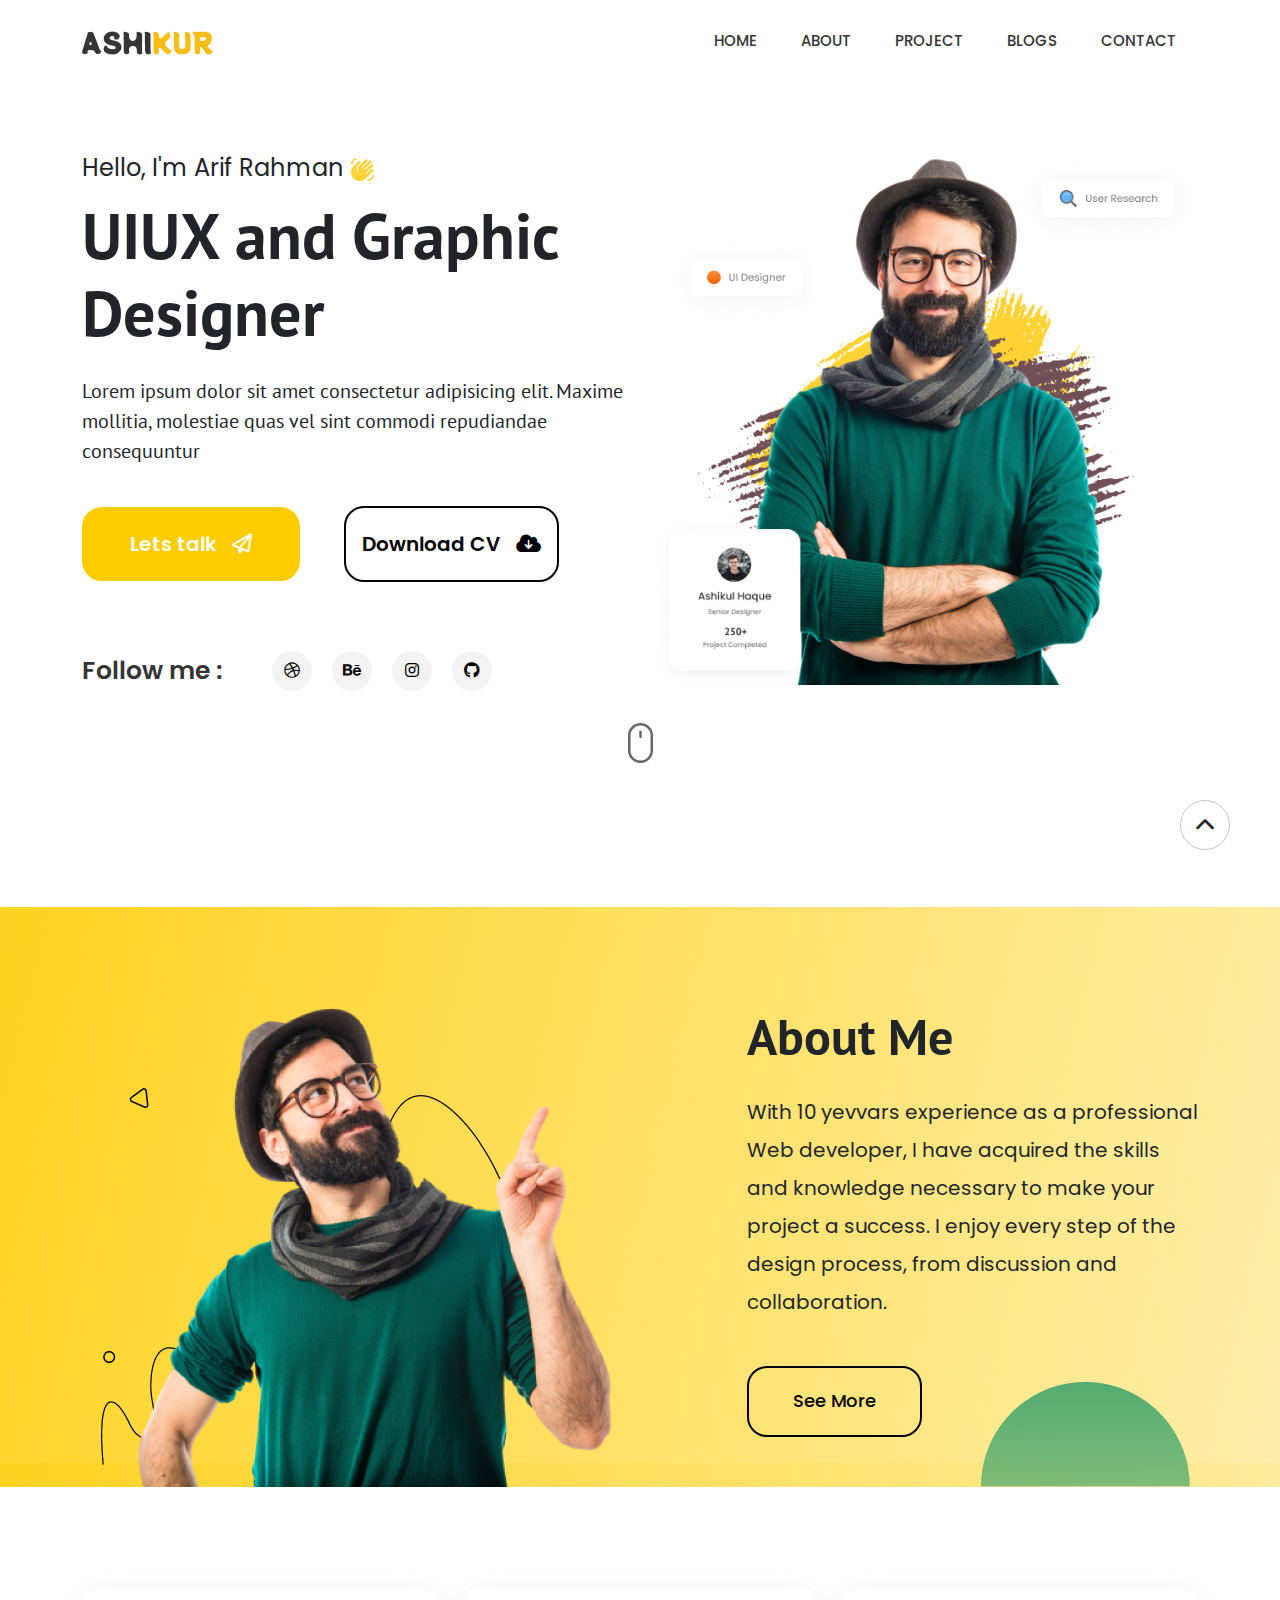
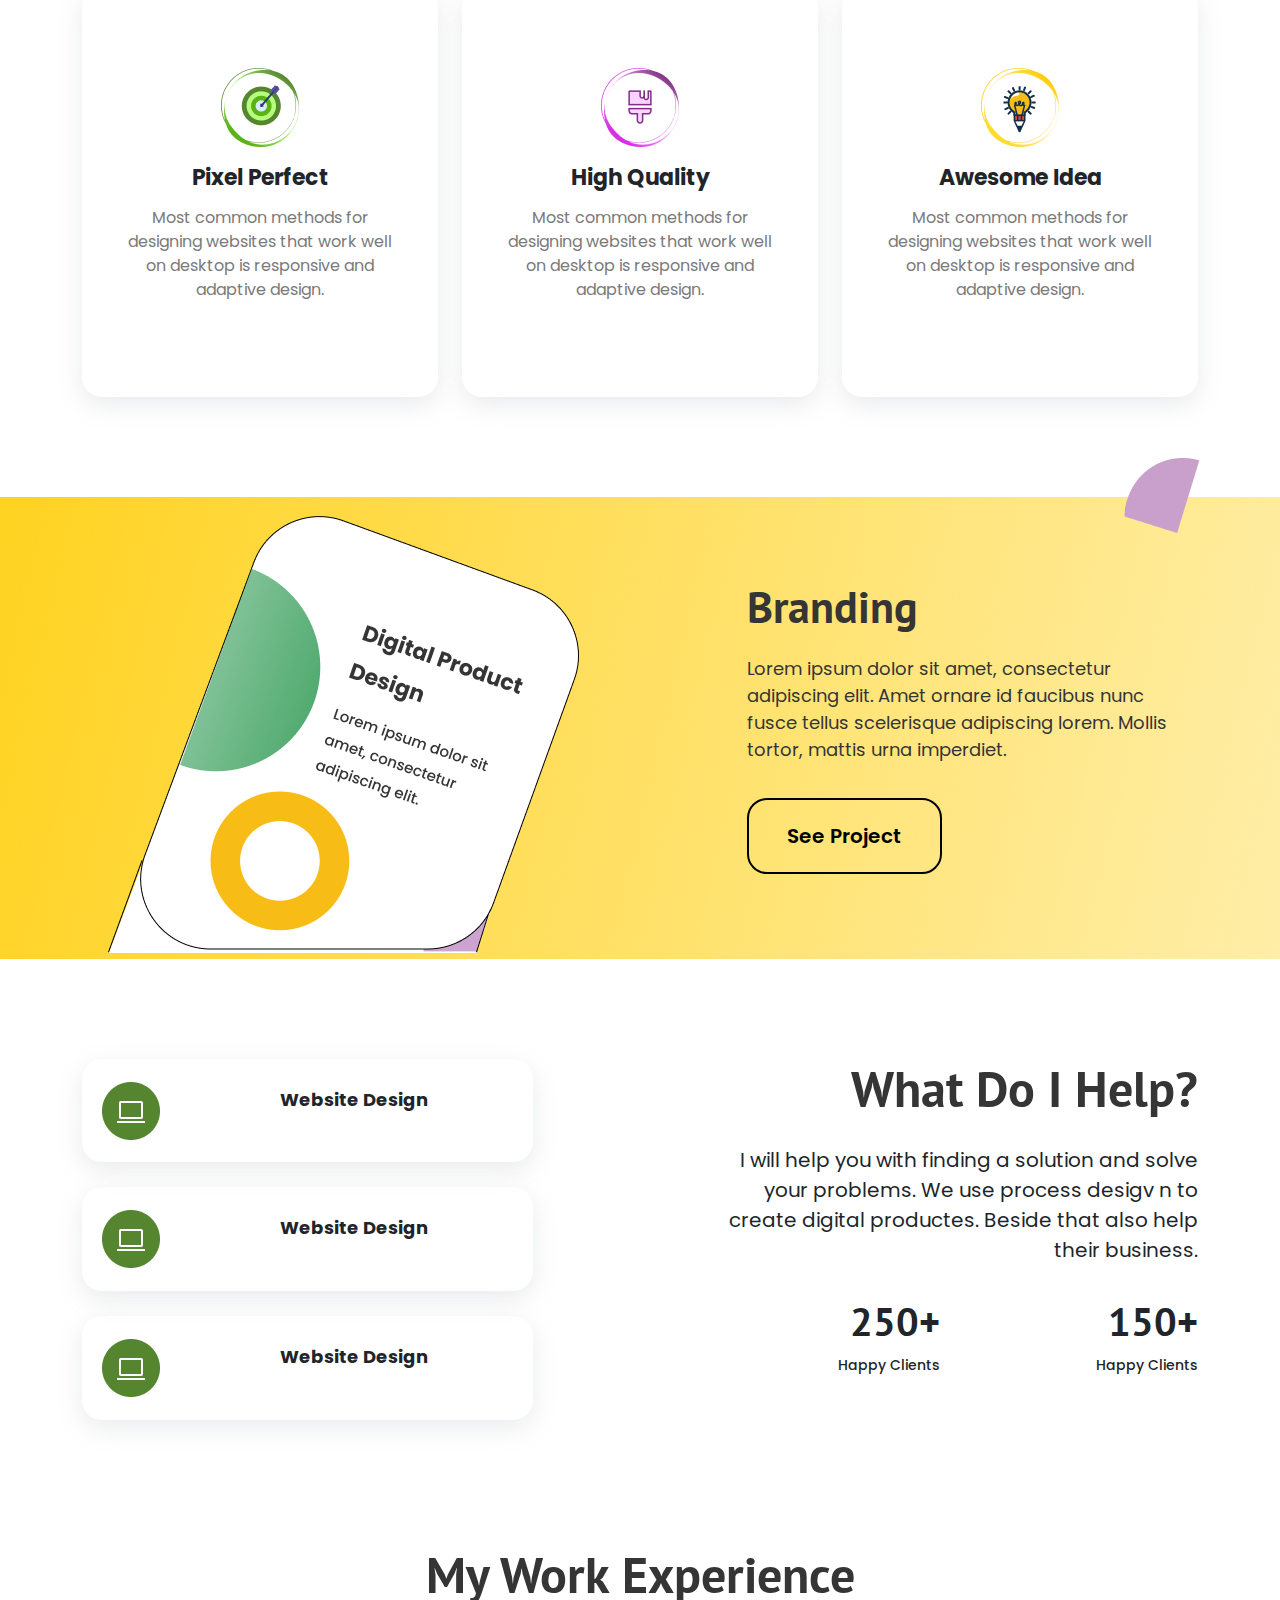
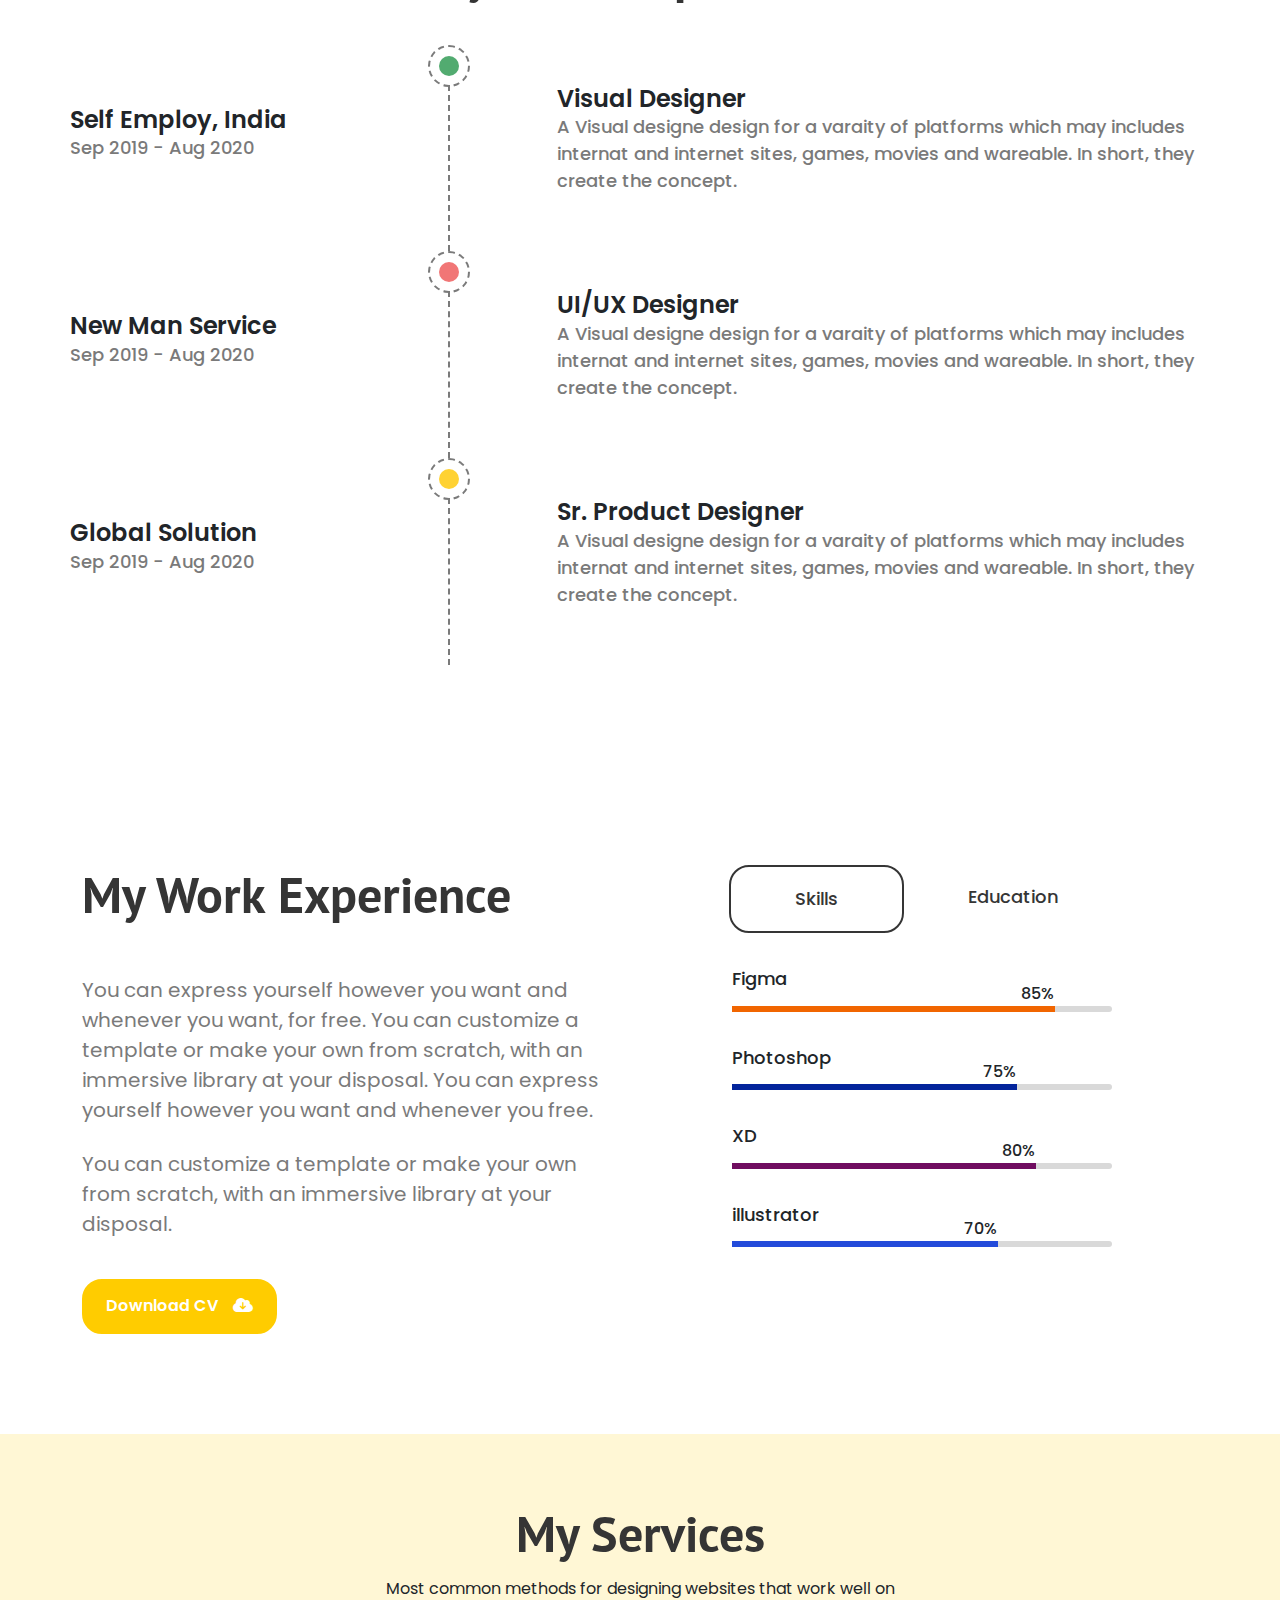
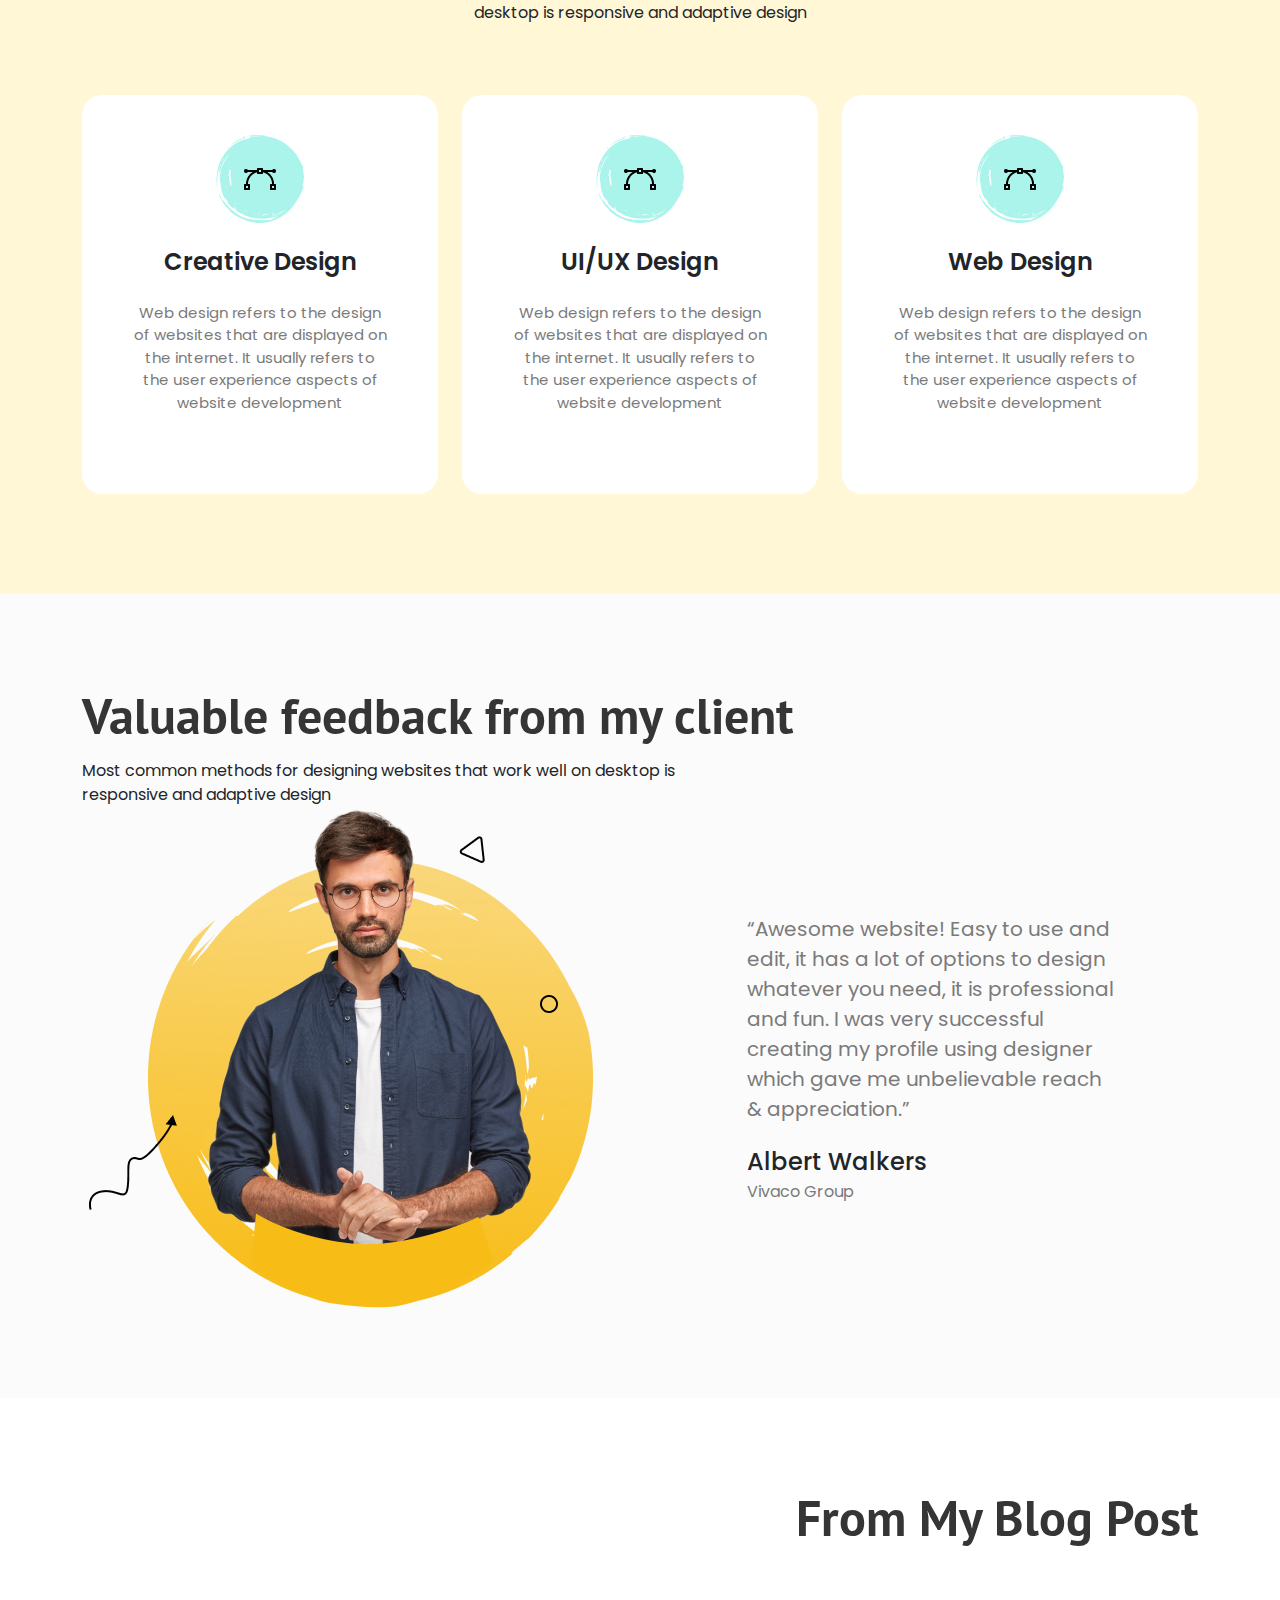
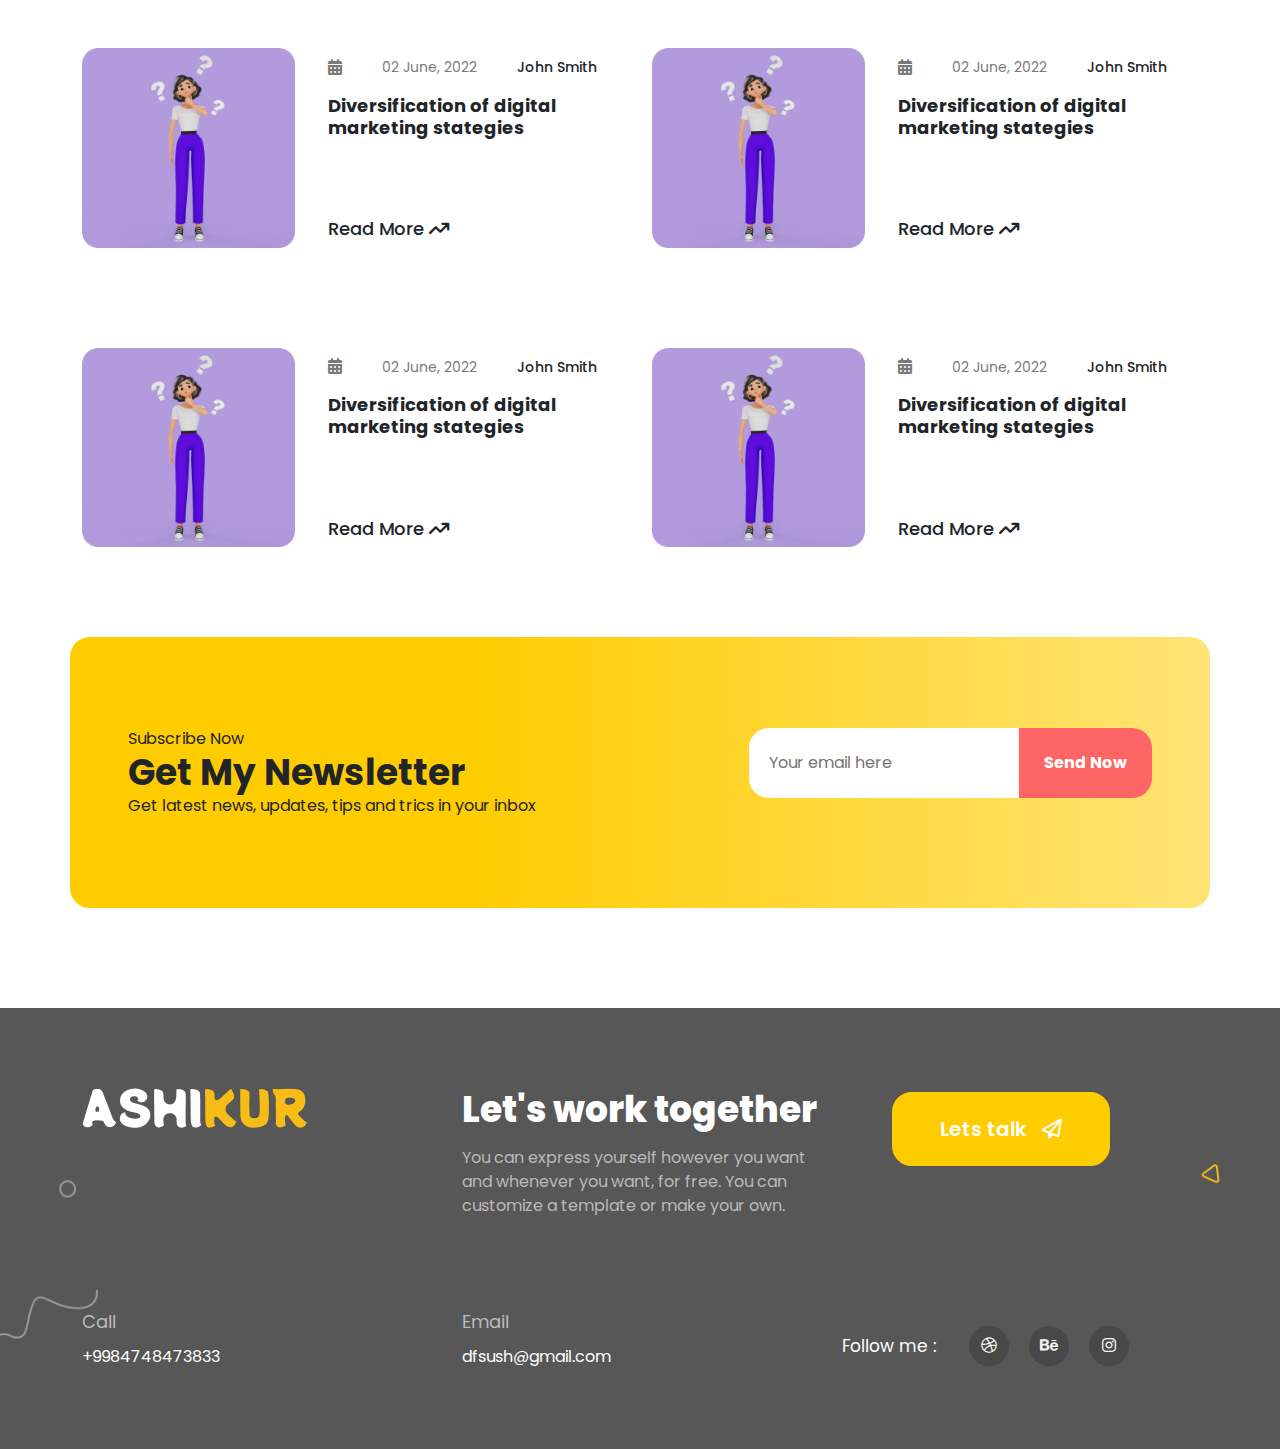
<file: index.html>
<!DOCTYPE html>
<html lang="en">
<head>
    <meta charset="UTF-8">
    <meta name="viewport" content="width=device-width, initial-scale=1.0">
    <title>Ashikur</title>
    <link rel="stylesheet" href="./css/bootstrap.min.css">
    <link rel="stylesheet" href="./css/all.min.css">
    <link rel="stylesheet" href="./css/style.css">
    <link rel="stylesheet" href="./css/responsive.css">
</head>
<body>

  <!-- PRELOADER -->
   <div id="preloader">
    <div class="preload-cnt">
      <span class="firstcircle"></span>
      <span class="revcircle"></span>
    </div>
   </div>
  <!-- PRELOADER -->

<!-- BACK TO TOP BUTTON STARTS -->
    <div class="backTotop">
      <span><i class="fa-solid fa-chevron-up"></i></span>
    </div>
<!-- BACK TO TOP BUTTON ENDS -->

<!-- NAVBAR STARTS -->
    <nav class="navbar navbar-expand-lg ">
        <div class="container">
          <a class="navbar-brand" href="#">
            <img src="./image/ASHIKUR.png" alt="">
          </a>
          <button class="navbar-toggler" type="button" data-bs-toggle="collapse" data-bs-target="#Mymenu" aria-controls="navbarSupportedContent" aria-expanded="false" aria-label="Toggle navigation">
            <svg width="28" height="28" viewBox="0 0 28 28" fill="none" xmlns="http://www.w3.org/2000/svg">
              <path d="M14 5.25V7H0V5.25H14ZM0 12.25H28V14H0V12.25ZM14 21V19.25H28V21H14Z" fill="black"/>
              </svg>              
          </button>
          <div class="collapse navbar-collapse" id="Mymenu">
            <ul class="navbar-nav ms-auto mb-2 mb-lg-0">
              <li class="nav-item">
                <a class="nav-link" aria-current="page" href="./index.html">Home</a>
              </li>
              <li class="nav-item">
                <a class="nav-link" aria-current="page" href="./about.html">About</a>
              </li>
              <li class="nav-item">
                <a class="nav-link" aria-current="page" href="./project.html">Project</a>
              </li>
              <li class="nav-item">
                <a class="nav-link" aria-current="page" href="./blog.html">Blogs</a>
              </li>
              <li class="nav-item">
                <a class="nav-link" aria-current="page" href="./contact.html">Contact</a>
              </li>
            </ul>

          </div>
        </div>
      </nav>
<!-- NAVBAR ENDS -->

<!-- BANNER STARTS -->
 <section id="banner">
    <div class="container">
      <div class="row align-items-center">
        <div class="details col-lg-6">
          <h5>Hello, I'm Arif Rahman 
              <svg width="32" height="32" viewBox="0 0 32 32" fill="none" xmlns="http://www.w3.org/2000/svg">
                <path d="M30.6667 22.6666C30.6667 27.0799 27.08 30.6666 22.6667 30.6666V28.6666C26 28.6666 28.6667 25.9999 28.6667 22.6666H30.6667ZM1.33333 9.33325C1.33333 4.91992 4.91999 1.33325 9.33333 1.33325V3.33325C5.99999 3.33325 3.33333 5.99992 3.33333 9.33325H1.33333ZM10.6667 5.75992L4.54666 11.8933C0.253327 16.1866 0.253327 23.1599 4.54666 27.4533C8.83999 31.7466 15.8133 31.7466 20.1067 27.4533L29.5333 17.9999C30.1867 17.3733 30.1867 16.3199 29.5333 15.6666C29.3785 15.5114 29.1946 15.3882 28.9921 15.3042C28.7896 15.2202 28.5725 15.1769 28.3533 15.1769C28.1341 15.1769 27.917 15.2202 27.7145 15.3042C27.5121 15.3882 27.3281 15.5114 27.1733 15.6666L21.28 21.5599L20.3333 20.6133L29.0533 11.8933C29.7067 11.2399 29.7067 10.1866 29.0533 9.53325C28.4 8.87992 27.3333 8.87992 26.6667 9.53325L18.92 17.3333L18 16.3599L27.16 7.17325C27.8133 6.51992 27.8133 5.46659 27.16 4.81325C26.5067 4.15992 25.4533 4.15992 24.8 4.81325L15.6133 13.9999L14.6667 13.0666L22 5.75992C22.6667 5.10659 22.6667 4.05325 22 3.39992C21.3333 2.74659 20.2933 2.74659 19.64 3.39992L9.47999 13.5599C10.2755 14.5861 10.6697 15.8671 10.5887 17.163C10.5077 18.4589 9.9571 19.6808 9.03999 20.5999L8.09333 19.6533C8.8424 18.9032 9.26314 17.8866 9.26314 16.8266C9.26314 15.7666 8.8424 14.7499 8.09333 13.9999L7.62666 13.5333L13.0533 8.10659C13.7067 7.45325 13.7067 6.39992 13.0533 5.74659C12.3867 5.10659 11.3333 5.10659 10.6667 5.75992Z" fill="#FFD233"/>
                </svg>             
          </h5>
          <h1>UIUX and Graphic Designer</h1>
          <p>Lorem ipsum dolor sit amet consectetur adipisicing elit. Maxime mollitia, molestiae quas vel sint commodi repudiandae consequuntur </p>
          <a class="button" href="#">Lets talk <span><i class="fa-regular fa-paper-plane"></i></span></a>
          <a class="button outline" href="#">Download CV <span><i class="fa-solid fa-cloud-arrow-down"></i></span></a>
           <!-- Social icon -->
            <div class="social d-lg-block d-none">
              <div class="row align-items-center">
               <h4 class="col-4">Follow me :</h4>
               <ul class="col-8">
                <li><a href="#"><i class="fa-brands fa-dribbble"></i></a></li>
                <li><a href="#"><i class="fa-brands fa-behance"></i></a></li>
                <li><a href="#"><i class="fa-brands fa-instagram"></i></a></li>
                <li><a href="#"><i class="fa-brands fa-github"></i></a></li>
               </ul>
              </div>
            </div>
          <!-- Social icon -->
        </div>
        <div class="img col-lg-6">
          <img src="./image/banner.png" alt="">
          <!-- Social icon -->
          <div class="social d-block d-lg-none">
            <div class="row align-items-center">
             <h4 class="col-3">Follow me :</h4>
             <ul class="col-9">
              <li><a href="#"><i class="fa-brands fa-dribbble"></i></a></li>
              <li><a href="#"><i class="fa-brands fa-behance"></i></a></li>
              <li><a href="#"><i class="fa-brands fa-instagram"></i></a></li>
              <li><a href="#"><i class="fa-brands fa-github"></i></a></li>
             </ul>
            </div>
          </div>
        <!-- Social icon -->
      </div>
      <div class="mouse  d-lg-block d-none"><img src="./image/bi_mouse.png" alt=""></div>
    </div>
    </div>
 </section>
<!-- BANNER ENDS -->

<!-- ABOUT STARTS -->
  <section id="about">
    <div class="container">
      <div class="row">
       <div class="img col-lg-7 order-lg-1 order-2">
        <img src="./image/about.png" alt="">
       </div>
       <div class="text col-lg-5 order-lg-2 order-1">
        <h2>About Me</h2>
        <p>With 10 yevvars experience as a professional Web developer, I have acquired the skills and knowledge necessary to make your project a success. I enjoy every step of the design process, from discussion and collaboration.</p>
        <a class="button outline" href="#">See More</a>
       </div>
      </div>
      <img class="circle" src="./image/circle.png" alt="">
    </div>
  </section>
<!-- ABOUT ENDS -->

<!-- SERVICES STARTS -->
  <section id="services">
    <div class="container">
      <div class="row">
        <div class="col-lg-4">
          <div class="service-card">
            <div class="row">
              <div class="service-img col-lg-12 col-3">
                <img src="./image/Frame.png" alt="">
              </div>
              <div class="service-text col-lg-12 col-9">
                <h5>Pixel Perfect</h5>
                <p>Most common methods for designing websites that work well on desktop is responsive and adaptive design.</p>
              </div>
            </div>
          </div>
        </div>

        <div class="col-lg-4">
          <div class="service-card">
            <div class="row">
              <div class="service-img col-lg-12 col-3">
                <img src="./image/Frame (1).png" alt="">
              </div>
              <div class="service-text col-lg-12 col-9">
                <h5>High Quality</h5>
                <p>Most common methods for designing websites that work well on desktop is responsive and adaptive design.</p>
              </div>
            </div>
          </div>
        </div>

        <div class="col-lg-4">
          <div class="service-card">
            <div class="row">
              <div class="service-img col-lg-12 col-3">
                <img src="./image/Frame (2).png" alt="">
              </div>
              <div class="service-text col-lg-12 col-9">
                <h5>Awesome Idea</h5>
                <p>Most common methods for designing websites that work well on desktop is responsive and adaptive design.</p>
              </div>
            </div>
          </div>
        </div>

      </div>
    </div>
  </section>
<!-- SERVICES ENDS -->

<!-- BRANDING STARTS -->
  <section id="branding">
    <div class="container">
      <div class="row align-items-center">
        <div class="brand-img col-lg-7 order-lg-1 order-2">
          <img src="./image/brand-img.png" alt="">
        </div>
        <div class="brand-text col-lg-5 order-lg-2 order-1">
          <h2>Branding</h2>
          <p>Lorem ipsum dolor sit amet, consectetur adipiscing elit. Amet ornare id faucibus nunc fusce tellus scelerisque adipiscing lorem. Mollis tortor, mattis urna imperdiet.</p>
            <a class="button outline" href="#">See Project <svg class="d-block d-lg-none" width="14" height="14" viewBox="0 0 14 14" fill="none" xmlns="http://www.w3.org/2000/svg">
              <path fill-rule="evenodd" clip-rule="evenodd" d="M12.2501 2.1875C12.2501 2.07147 12.204 1.96019 12.1219 1.87814C12.0399 1.79609 11.9286 1.75 11.8126 1.75H6.56256C6.44653 1.75 6.33525 1.79609 6.25321 1.87814C6.17116 1.96019 6.12506 2.07147 6.12506 2.1875C6.12506 2.30353 6.17116 2.41481 6.25321 2.49686C6.33525 2.57891 6.44653 2.625 6.56256 2.625H10.7564L1.87781 11.5028C1.83714 11.5434 1.80487 11.5917 1.78286 11.6449C1.76084 11.698 1.74951 11.755 1.74951 11.8125C1.74951 11.87 1.76084 11.927 1.78286 11.9801C1.80487 12.0333 1.83714 12.0816 1.87781 12.1222C1.91849 12.1629 1.96678 12.1952 2.01993 12.2172C2.07308 12.2392 2.13004 12.2506 2.18756 12.2506C2.24509 12.2506 2.30205 12.2392 2.3552 12.2172C2.40835 12.1952 2.45664 12.1629 2.49731 12.1222L11.3751 3.24363V7.4375C11.3751 7.55353 11.4212 7.66481 11.5032 7.74686C11.5853 7.82891 11.6965 7.875 11.8126 7.875C11.9286 7.875 12.0399 7.82891 12.1219 7.74686C12.204 7.66481 12.2501 7.55353 12.2501 7.4375V2.1875Z" fill="#353535"/>
              </svg>
              </a>
        </div>
      </div>
      <img class="purple" src="./image/purple-brand.png" alt="">
    </div>
  </section>
<!-- BRANDING END -->

<!-- DESIGN STARTS -->
  <section id="design">
     <div class="container">
      <div class="row">
        <div class="design-card col-lg-5 order-lg-1 order-2">
              <div class="card-detail">
                <div class="row align-items-center">
                  <div class="card-pic col-2">
                    <img src="./image/laptop.png" alt="">
                  </div>
                  <div class="card-text col-10">
                     <h5>Website Design</h5>
                     <p>712 project</p>
                  </div>
                </div>
              </div>
              <div class="card-detail">
                <div class="row align-items-center">
                  <div class="card-pic col-2">
                    <img src="./image/laptop.png" alt="">
                  </div>
                  <div class="card-text col-10">
                     <h5>Website Design</h5>
                     <p>712 project</p>
                  </div>
                </div>
              </div>
              <div class="card-detail">
                <div class="row align-items-center">
                  <div class="card-pic col-2">
                    <img src="./image/laptop.png" alt="">
                  </div>
                  <div class="card-text col-10">
                     <h5>Website Design</h5>
                     <p>712 project</p>
                  </div>
                </div>
              </div>
        </div>
        <div class="design-text col-lg-7 order-lg-2 order-1">

          <div class="heading">
            <h2>What Do I Help?</h2>
          </div>
          <p>I will help you with finding a solution and solve your problems. We use process desigv n to create digital productes. Beside that also help their business.</p>
          <div class="design-client">
            <div class="row">
              <div class="client col-lg-6 col-4">
                <h5>250+</h5>
                <p>Happy Clients</p>
              </div>
              <div class="client col-lg-6 col-8">
                <h5>150+</h5>
                <p>Happy Clients</p>
              </div>
            </div>
          </div>
        </div>
      </div>
     </div>
  </section>
<!-- DESIGN ENDS -->

<!-- EXPERIENCE STARTS -->
 <section id="experience">
  <div class="container">

    <div class="heading">
      <h2>My Work Experience</h2>
    </div>

    <div class="timeline green">
      <div class="row justify-content-between">
        <div class="year col-lg-4 col-md-4">
          <h5>Self Employ, India</h5>
          <p>Sep 2019 - Aug 2020</p>
        </div>
        <div class="time col-lg-7 col-md-7">
          <h5>Visual Designer</h5>
          <p>A Visual designe design for a varaity of platforms which may includes internat and internet sites, games, movies and wareable. In short, they create the concept. </p>
        </div>
      </div>
     </div>

     <div class="timeline red">
      <div class="row justify-content-between">
        <div class="year col-lg-4 col-md-4">
          <h5>New Man Service</h5>
          <p>Sep 2019 - Aug 2020</p>
        </div>
        <div class="time col-lg-7 col-md-7">
          <h5>UI/UX Designer</h5>
          <p>A Visual designe design for a varaity of platforms which may includes internat and internet sites, games, movies and wareable. In short, they create the concept. </p>
        </div>
      </div>
     </div>

     <div class="timeline yellow">
      <div class="row justify-content-between">
        <div class="year col-lg-4 col-md-4">
          <h5>Global Solution</h5>
          <p>Sep 2019 - Aug 2020</p>
        </div>
        <div class="time col-lg-7 col-md-7">
          <h5>Sr. Product Designer</h5>
          <p>A Visual designe design for a varaity of platforms which may includes internat and internet sites, games, movies and wareable. In short, they create the concept. </p>
        </div>
      </div>
     </div>


  </div>
 </section>
<!-- EXPERIENCE ENDS -->

<!-- EXPERTskills STARTS -->
 <section id="expert">
   <div class="container">
     <div class="row">
      <div class="expert-detail col-lg-6">

        <div class="heading">
          <h2>My Work Experience</h2>
        </div>

        <p>You can express yourself however you want and whenever you want, for free. You can customize a template or make your own from scratch, with an immersive library at your disposal. You can express yourself however you want and whenever you free.</p>
        <br>
        <p>You can customize a template or make your own from scratch, with an immersive library at your disposal.</p>
        <a class="button" href="#">Download CV <span><i class="fa-solid fa-cloud-arrow-down"></i></span></a>
      </div>
      <div class="skills col-lg-6">
        
        <ul class="nav nav-pills mb-3" id="pills-tab" role="tablist">
          <li class="nav-item" role="presentation">
            <button class="nav-link active" id="pills-home-tab" data-bs-toggle="pill" data-bs-target="#Skills" type="button" role="tab" aria-controls="pills-home" aria-selected="true">Skills</button>
          </li>
          <li class="nav-item" role="presentation">
            <button class="nav-link" id="pills-profile-tab" data-bs-toggle="pill" data-bs-target="#Education" type="button" role="tab" aria-controls="pills-profile" aria-selected="false">Education</button>
          </li>
        </ul>
        <div class="tab-content" id="pills-tabContent">
          <div class="tab-pane fade show active" id="Skills" role="tabpanel" aria-labelledby="pills-home-tab" tabindex="0">


           <div class="skill-card">
             <h4>Figma</h4>
             <div class="progressbar">
               <span data-width="85%"><h6>85%</h6></span>
             </div>
           </div>

            <div class="skill-card">
              <h4>Photoshop</h4>
              <div class="progressbar shop">
                <span data-width="75%"><h6>75%</h6></span>
              </div>
            </div>

            <div class="skill-card">
              <h4>XD</h4>
              <div class="progressbar XD">
                <span data-width="80%"><h6>80%</h6></span>
              </div>
            </div>

            <div class="skill-card">
              <h4>illustrator</h4>
              <div class="progressbar illustrator">
                <span data-width="70%"><h6>70%</h6></span>
              </div>
            </div>


          </div>
          <div class="tab-pane fade" id="Education" role="tabpanel" aria-labelledby="pills-profile-tab" tabindex="0">

            <div class="skill-card">
              <h4>P.S.C</h4>
              <div class="progressbar">
                <span data-width="85%"><h6>85%</h6></span>
              </div>
            </div>
 
             <div class="skill-card">
               <h4>J.S.C</h4>
               <div class="progressbar shop">
                 <span data-width="75%"><h6>75%</h6></span>
               </div>
             </div>
 
             <div class="skill-card">
               <h4>S.S.C</h4>
               <div class="progressbar XD">
                 <span data-width="80%"><h6>80%</h6></span>
               </div>
             </div>
 
             <div class="skill-card">
               <h4>H.S.C</h4>
               <div class="progressbar illustrator">
                 <span data-width="70%"><h6>70%</h6></span>
               </div>
             </div>

          </div>
        </div>

      </div>
     </div>
   </div>
 </section>
<!-- EXPERTskills ENDS -->

<!-- SERVICE-2 STARTS-->
  <section id="serv">
    <div class="container">
      <div class="heading">
        <h2>My Services</h2>
        <p>Most common methods for designing websites that work well on desktop is responsive and adaptive design</p>
      </div>
      <div class="row justify-content-between">
       <div class=" col-lg-4">
        <div class="serv-card">
          <div class="row">
            <div class="serv-img col-lg-12 col-3">
              <img src="./image/creative.png" alt="">
            </div>
            <div class="serv-text col-lg-12 col-9">
              <h4>Creative Design</h4>
              <p>Web design refers to the design of websites that are displayed on the internet. It usually refers to the user experience aspects of website development</p>
            </div>
          </div>
        </div>
       </div>
       <div class=" col-lg-4">
        <div class="serv-card">
          <div class="row">
            <div class="serv-img col-lg-12 col-3">
              <img src="./image/creative.png" alt="">
            </div>
            <div class="serv-text col-lg-12 col-9">
              <h4>UI/UX Design</h4>
              <p>Web design refers to the design of websites that are displayed on the internet. It usually refers to the user experience aspects of website development</p>
            </div>
          </div>
        </div>
       </div>
       <div class=" col-lg-4">
        <div class="serv-card">
          <div class="row">
            <div class="serv-img col-lg-12 col-3">
              <img src="./image/creative.png" alt="">
            </div>
            <div class="serv-text col-lg-12 col-9">
              <h4>Web Design</h4>
              <p>Web design refers to the design of websites that are displayed on the internet. It usually refers to the user experience aspects of website development</p>
            </div>
          </div>
        </div>
       </div>

       
      </div>

    </div>
  </section>
 <!-- SERVICE-2 ENDS -->

<!-- MY CLIENT STARTS -->
  <section id="client">
    <div class="container">
      <div class="heading">
        <h2>Valuable feedback
          from my client</h2>
        <p>Most common methods for designing websites that work well on desktop is responsive and adaptive design</p>
      </div>
      <div class="row align-items-center">
        <div class="client-img col-lg-7">
          <img src="./image/clientImg.png" alt="">
        </div>
        <div class="client-text col-lg-5">
          <p>“Awesome website! Easy to use and edit, it has a lot of options to design whatever you need, it is professional and fun. I was very successful creating my profile using designer which gave me unbelievable reach & appreciation.”</p>
          <h4>Albert Walkers</h4>
          <h6>Vivaco Group</h6>
        </div>
      </div>
    </div>
  </section>
<!-- MY CLIENT endS -->

<!-- MY BOLG STARTS -->
  <section id="MYblog">
    <div class="container">
      <div class="heading">
        <h2>From My Blog Post</h2>
      </div>
      <div class="row align-items-center">
        <div class="blog col-lg-6">
          <div class="row align-items-center">
            <div class="blog-img col-5">
              <img src="./image/girl.png" alt="">
            </div>
            <div class="blog-text col-7">
              <div class="row align-items-center">
                <div class="icon col-lg-2 col-2"><i class="fa-solid fa-calendar-days"></i></div>
                <div class="date col-lg-5 col-5">02 June, 2022</div>
                <div class="name col-5">John Smith</div>
              </div> 
              <h5>Diversification of digital marketing stategies</h5>
              <h6>Read More <span><i class="fa-solid fa-arrow-trend-up"></i></span></h6>
            </div>
          </div>
        </div>


        <div class="blog col-lg-6">
          <div class="row align-items-center">
            <div class="blog-img col-5">
              <img src="./image/girl.png" alt="">
            </div>
            <div class="blog-text col-7">
              <div class="row align-items-center">
                <div class="icon col-lg-2 col-2"><i class="fa-solid fa-calendar-days"></i></div>
                <div class="date col-lg-5 col-5">02 June, 2022</div>
                <div class="name col-5">John Smith</div>
              </div> 
              <h5>Diversification of digital marketing stategies</h5>
              <h6>Read More <span><i class="fa-solid fa-arrow-trend-up"></i></span></h6>
            </div>
          </div>
        </div>


        <div class="blog col-lg-6">
          <div class="row align-items-center">
            <div class="blog-img col-5">
              <img src="./image/girl.png" alt="">
            </div>
            <div class="blog-text col-7">
              <div class="row align-items-center">
                <div class="icon col-lg-2 col-2"><i class="fa-solid fa-calendar-days"></i></div>
                <div class="date col-lg-5 col-5">02 June, 2022</div>
                <div class="name col-5">John Smith</div>
              </div> 
              <h5>Diversification of digital marketing stategies</h5>
              <h6>Read More <span><i class="fa-solid fa-arrow-trend-up"></i></span></h6>
            </div>
          </div>
        </div>

        <div class="blog col-lg-6">
          <div class="row align-items-center">
            <div class="blog-img col-5">
              <img src="./image/girl.png" alt="">
            </div>
            <div class="blog-text col-7">
              <div class="row align-items-center">
                <div class="icon col-lg-2 col-2"><i class="fa-solid fa-calendar-days"></i></div>
                <div class="date col-lg-5 col-5">02 June, 2022</div>
                <div class="name col-5">John Smith</div>
              </div> 
              <h5>Diversification of digital marketing stategies</h5>
              <h6>Read More <span><i class="fa-solid fa-arrow-trend-up"></i></span></h6>
            </div>
          </div>
        </div>

        
      </div>
    </div>
  </section>
<!-- MY BLOG ENDS -->

<!-- SUBSCRIBE STARTS -->
  <section id="subscribe">
    <div class="container">
      <div class="row align-items-center">
        <div class="sub-text col-lg-7">
          <p>Subscribe Now</p>
          <h4>Get My Newsletter</h4>
          <p>Get latest news, updates, tips and trics in your inbox</p>
        </div>
        <div class="sub-button col-lg-5">
          <input type="email" placeholder="Your email here">
          <button>Send Now</button>
        </div>
      </div>
    </div>
  </section>
<!-- SUBSCRIBE ENDS -->


<!-- FOOTER STARTS -->
 <footer>
   <div class="container">
     <div class="row align-items-center">
      <div class="footer-logo col-lg-4">
        <img src="./image/footer-logo.png" alt="">
        <div class="phone d-lg-block d-none">
          <p>Call</p>
          <a href="tel:+9984748473833">+9984748473833</a>
        </div>
      </div>
      <div class="footer-text col-lg-4">
        <h3>Let's work together</h3>
        <p>You can express yourself however you want and whenever you want, for free. You can customize a template or make your own.</p>
        <div class="row">
          <div class="phone col-6 d-lg-none d-block">
            <p>Call</p>
            <a href="tel:+9984748473833">+9984748473833</a>
          </div>
          <div class="email col-lg-12 col-6">
            <p>Email</p>
            <a href="mailto:dfsush@gmail.com">dfsush@gmail.com</a>
          </div>
        </div>
      </div>
      <div class="footer-button col-lg-4">
        <a class="button" href="#">Lets talk <span><i class="fa-regular fa-paper-plane"></i></span></a>
                   <!-- Social icon -->
                   <div class="social">
                    <div class="row align-items-center">
                     <h4 class="col-4">Follow me :</h4>
                     <ul class="col-8">
                      <li><a href="#"><i class="fa-brands fa-dribbble"></i></a></li>
                      <li><a href="#"><i class="fa-brands fa-behance"></i></a></li>
                      <li><a href="#"><i class="fa-brands fa-instagram"></i></a></li>
                     </ul>
                    </div>
                  </div>
                <!-- Social icon -->
      </div>
     </div>
   </div>
 </footer>
<!-- FOOTER ENDS -->












<!-- boostrap js -->
    <script src="./js/bootstrap.bundle.min.js"></script>
<!-- main js -->
 <script src="./js/app.js"></script>
</body>
</html>
</file>
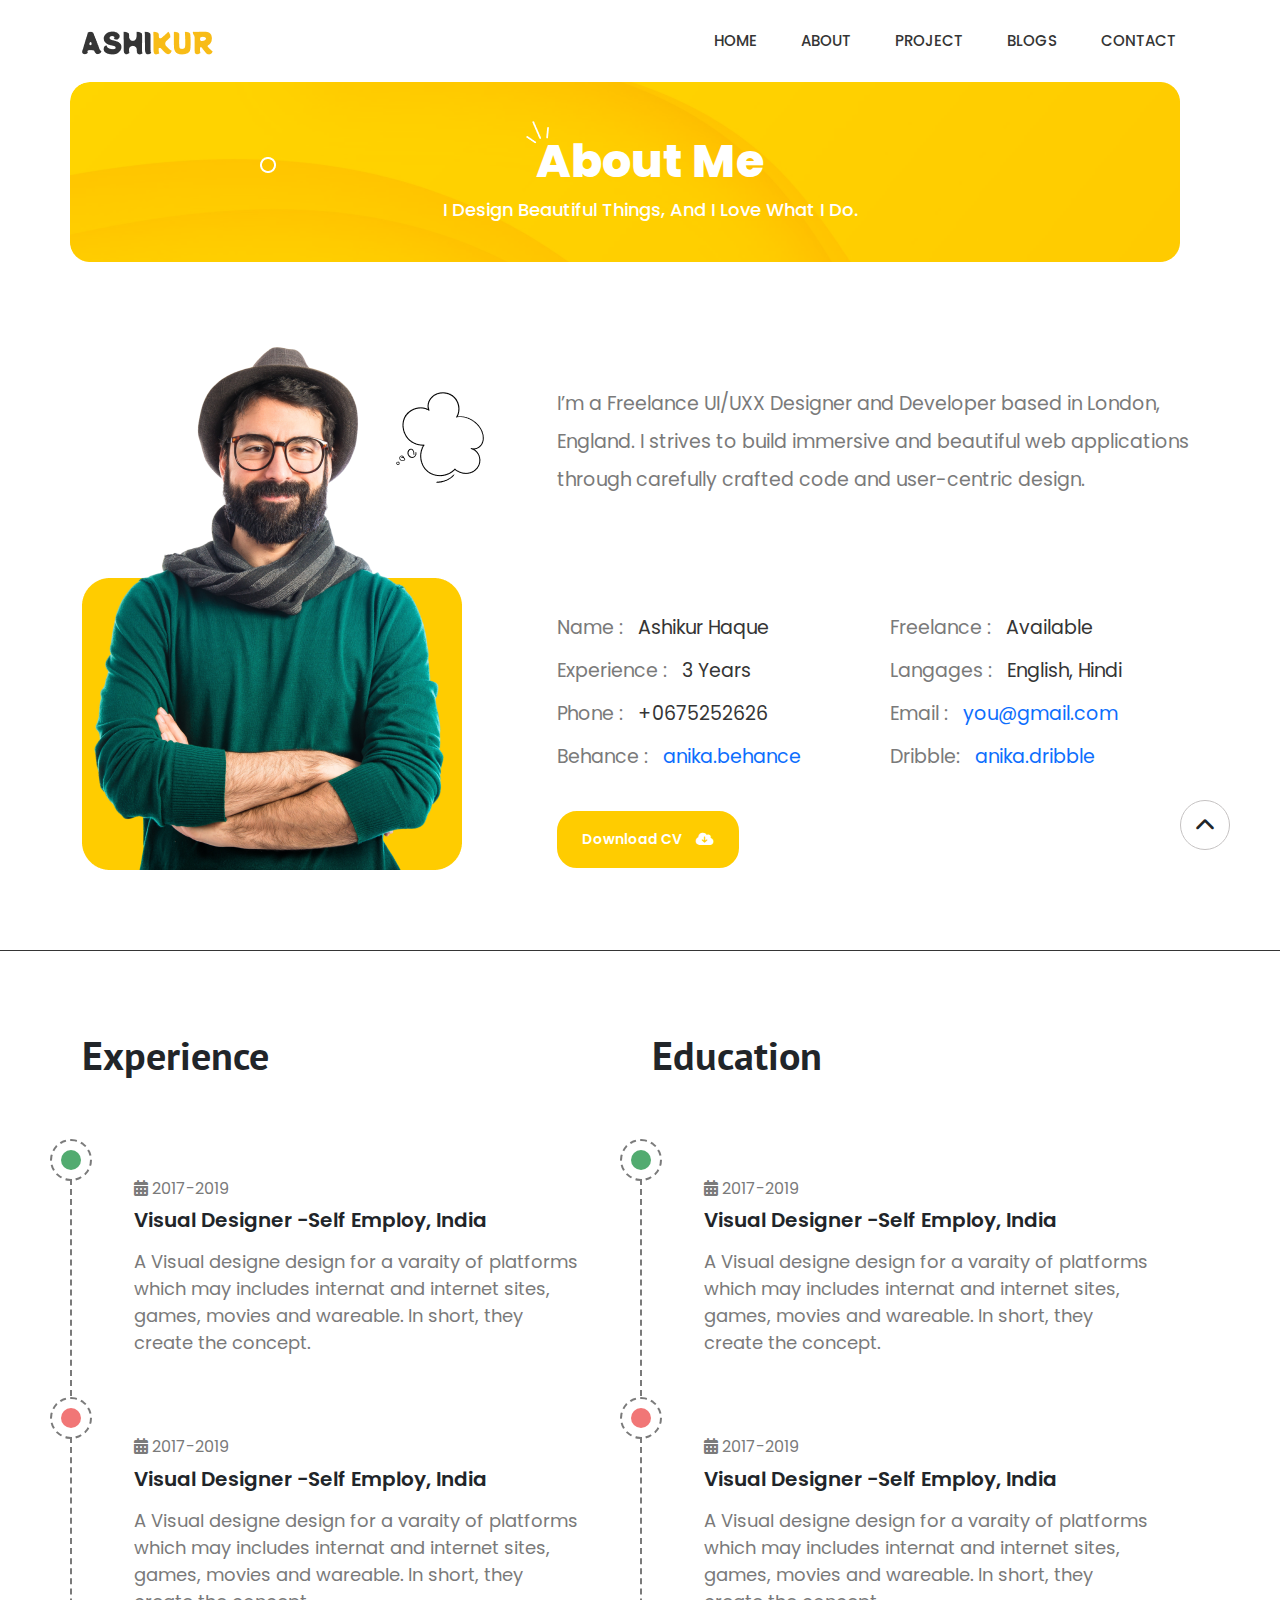
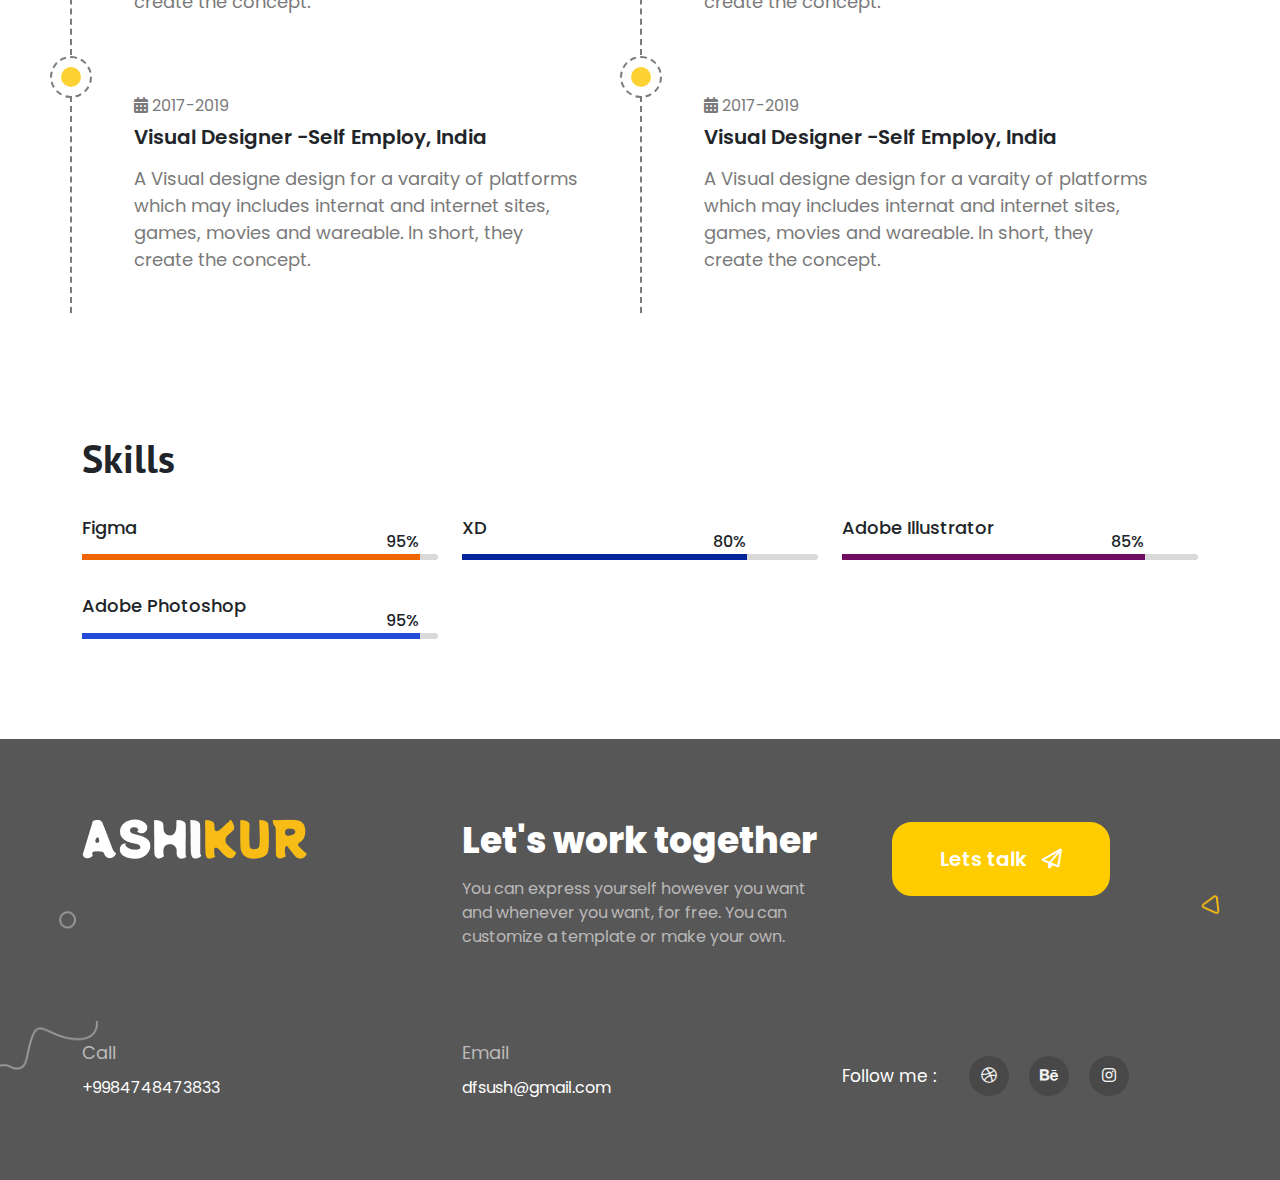
<file: about.html>
<!DOCTYPE html>
<html lang="en">
<head>
    <meta charset="UTF-8">
    <meta name="viewport" content="width=device-width, initial-scale=1.0">
    <title>Ashikur</title>
    <link rel="stylesheet" href="./css/bootstrap.min.css">
    <link rel="stylesheet" href="./css/all.min.css">
    <link rel="stylesheet" href="./css/style.css">
    <link rel="stylesheet" href="./css/responsive.css">
</head>
<body>

<!-- BACK TO TOP BUTTON STARTS -->
<div class="backTotop">
  <span><i class="fa-solid fa-chevron-up"></i></span>
</div>
<!-- BACK TO TOP BUTTON ENDS -->


<!-- NAVBAR STARTS -->
<nav class="navbar navbar-expand-lg ">
    <div class="container">
      <a class="navbar-brand" href="#">
        <img src="./image/ASHIKUR.png" alt="">
      </a>
      <button class="navbar-toggler" type="button" data-bs-toggle="collapse" data-bs-target="#Mymenu" aria-controls="navbarSupportedContent" aria-expanded="false" aria-label="Toggle navigation">
        <svg width="28" height="28" viewBox="0 0 28 28" fill="none" xmlns="http://www.w3.org/2000/svg">
          <path d="M14 5.25V7H0V5.25H14ZM0 12.25H28V14H0V12.25ZM14 21V19.25H28V21H14Z" fill="black"/>
          </svg>              
      </button>
      <div class="collapse navbar-collapse" id="Mymenu">
        <ul class="navbar-nav ms-auto mb-2 mb-lg-0">
          <li class="nav-item">
            <a class="nav-link" aria-current="page" href="./index.html">Home</a>
          </li>
          <li class="nav-item">
            <a class="nav-link" aria-current="page" href="./about.html">About</a>
          </li>
          <li class="nav-item">
            <a class="nav-link" aria-current="page" href="./project.html">Project</a>
          </li>
          <li class="nav-item">
            <a class="nav-link" aria-current="page" href="./blog.html">Blogs</a>
          </li>
          <li class="nav-item">
            <a class="nav-link" aria-current="page" href="./contact.html">Contact</a>
          </li>
        </ul>

      </div>
    </div>
  </nav>
<!-- NAVBAR ENDS -->

<!-- ABOUT STARTS -->
 <section id="about-card">
    <div class="container">
        <div class="card-text">
            <h2> <img src="./image/up-line.png" alt="">About Me</h2>
            <p> I Design Beautiful Things, And I Love What I Do.</p>
        </div>
    </div>
 </section>
<!-- ABOUT ENDS -->

<!-- CV STARTS -->
 <section id="CV">
    <div class="container">
        <div class="row">
            <div class="cv-img col-lg-5">
                <p class="d-lg-none d-block">I’m a Freelance UI/UXX Designer and Developer based in London, England. I strives to build immersive and beautiful web applications through carefully crafted code and user-centric design.</p>
                <img src="./image/cv-img.png" alt="">
            </div>
            <div class="cv-details col-lg-7">
                <p class="d-lg-block d-none">I’m a Freelance UI/UXX Designer and Developer based in London, England. I strives to build immersive and beautiful web applications through carefully crafted code and user-centric design.</p>
               <div class="row">
                <div class="info col-6">
                    <p>Name : <span> Ashikur Haque</span></p>
                    <p>Experience : <span>3 Years</span></p>
                    <p>Phone : <span>+0675252626</span></p>
                    <p>Behance : <span><a href="#">  anika.behance</a></span></p>
                </div>
                <div class="info col-6">
                    <p>Freelance : <span> Available</span></p>
                    <p>Langages : <span>English, Hindi</span></p>
                    <p>Email : <span><a href="#"> you@gmail.com</a></span></p>
                    <p>Dribble: <span><a href="#"> anika.dribble</a></span></p>
                </div>
               </div>
               <a class="button" href="#">Download CV <span><i class="fa-solid fa-cloud-arrow-down"></i></span></a>
            </div>
        </div>
    </div>
 </section>
<!-- CV ENDS -->


<!-- EDUCATION STARTS -->
 <section id="education">
  <div class="container">
    <div class="row">
      <div class="heading col-6">
        <h3>Experience</h3>
      </div>
      <div class="heading col-6 ">
        <h3>Education</h3>
      </div>
    </div>
    <div class="row justify-content-between ">
      <div class="exp-edu green col-6">
        <h6> <span><i class="fa-solid fa-calendar-days"></i></span> 2017-2019</h6>
        <h4>Visual Designer -Self Employ, India</h4>
        <p>A Visual designe design for a varaity of platforms which may includes internat and internet sites, games, movies and wareable. In short, they create the concept. </p>
      </div>
      <div class="exp-edu green col-6">
        <h6> <span><i class="fa-solid fa-calendar-days"></i></span> 2017-2019</h6>
        <h4>Visual Designer -Self Employ, India</h4>
        <p>A Visual designe design for a varaity of platforms which may includes internat and internet sites, games, movies and wareable. In short, they create the concept. </p>
      </div>

      <div class="exp-edu red col-6">
        <h6> <span><i class="fa-solid fa-calendar-days"></i></span> 2017-2019</h6>
        <h4>Visual Designer -Self Employ, India</h4>
        <p>A Visual designe design for a varaity of platforms which may includes internat and internet sites, games, movies and wareable. In short, they create the concept. </p>
      </div>
      <div class="exp-edu red col-6">
        <h6> <span><i class="fa-solid fa-calendar-days"></i></span> 2017-2019</h6>
        <h4>Visual Designer -Self Employ, India</h4>
        <p>A Visual designe design for a varaity of platforms which may includes internat and internet sites, games, movies and wareable. In short, they create the concept. </p>
      </div>

      <div class="exp-edu yellow col-6">
        <h6> <span><i class="fa-solid fa-calendar-days"></i></span> 2017-2019</h6>
        <h4>Visual Designer -Self Employ, India</h4>
        <p>A Visual designe design for a varaity of platforms which may includes internat and internet sites, games, movies and wareable. In short, they create the concept. </p>
      </div>
      <div class="exp-edu yellow col-6">
        <h6> <span><i class="fa-solid fa-calendar-days"></i></span> 2017-2019</h6>
        <h4>Visual Designer -Self Employ, India</h4>
        <p>A Visual designe design for a varaity of platforms which may includes internat and internet sites, games, movies and wareable. In short, they create the concept. </p>
      </div>
    </div>
  </div>
 </section>
 <!-- EDUCATION ENDS -->

<!-- ABOUT-SKILL STARTS -->
 <section id="abt-skill">
  <div class="container">
    <h5>Skills</h5>
    <div class="row justify-content-between">
      <div class="skill-card col-lg-4">
        <h4>Figma</h4>
        <div class="progressbar">
          <span data-width="95%"><h6>95%</h6></span>
        </div>
      </div>

       <div class="skill-card col-lg-4">
         <h4>XD</h4>
         <div class="progressbar shop">
           <span data-width="80%"><h6>80%</h6></span>
         </div>
       </div>

       <div class="skill-card col-lg-4">
         <h4>Adobe Illustrator</h4>
         <div class="progressbar XD">
           <span data-width="85%"><h6>85%</h6></span>
         </div>
       </div>

       <div class="skill-card col-lg-4">
         <h4>Adobe Photoshop</h4>
         <div class="progressbar illustrator">
           <span data-width="95%"><h6>95%</h6></span>
         </div>
       </div>
    </div>
  </div>
 </section>
<!-- ABOUT-SKILL ENDS -->

<!-- FOOTER STARTS -->
<footer>
  <div class="container">
    <div class="row align-items-center">
     <div class="footer-logo col-lg-4">
       <img src="./image/footer-logo.png" alt="">
       <div class="phone d-lg-block d-none">
         <p>Call</p>
         <a href="tel:+9984748473833">+9984748473833</a>
       </div>
     </div>
     <div class="footer-text col-lg-4">
       <h3>Let's work together</h3>
       <p>You can express yourself however you want and whenever you want, for free. You can customize a template or make your own.</p>
       <div class="row">
         <div class="phone col-6 d-lg-none d-block">
           <p>Call</p>
           <a href="tel:+9984748473833">+9984748473833</a>
         </div>
         <div class="email col-lg-12 col-6">
           <p>Email</p>
           <a href="mailto:dfsush@gmail.com">dfsush@gmail.com</a>
         </div>
       </div>
     </div>
     <div class="footer-button col-lg-4">
       <a class="button" href="#">Lets talk <span><i class="fa-regular fa-paper-plane"></i></span></a>
                  <!-- Social icon -->
                  <div class="social">
                   <div class="row align-items-center">
                    <h4 class="col-4">Follow me :</h4>
                    <ul class="col-8">
                     <li><a href="#"><i class="fa-brands fa-dribbble"></i></a></li>
                     <li><a href="#"><i class="fa-brands fa-behance"></i></a></li>
                     <li><a href="#"><i class="fa-brands fa-instagram"></i></a></li>
                    </ul>
                   </div>
                 </div>
               <!-- Social icon -->
     </div>
    </div>
  </div>
</footer>
<!-- FOOTER ENDS -->







<!-- boostrap js -->
<script src="./js/bootstrap.bundle.min.js"></script>
<!-- main js -->
 <script src="./js/app.js"></script>
</body>
</html>
</file>
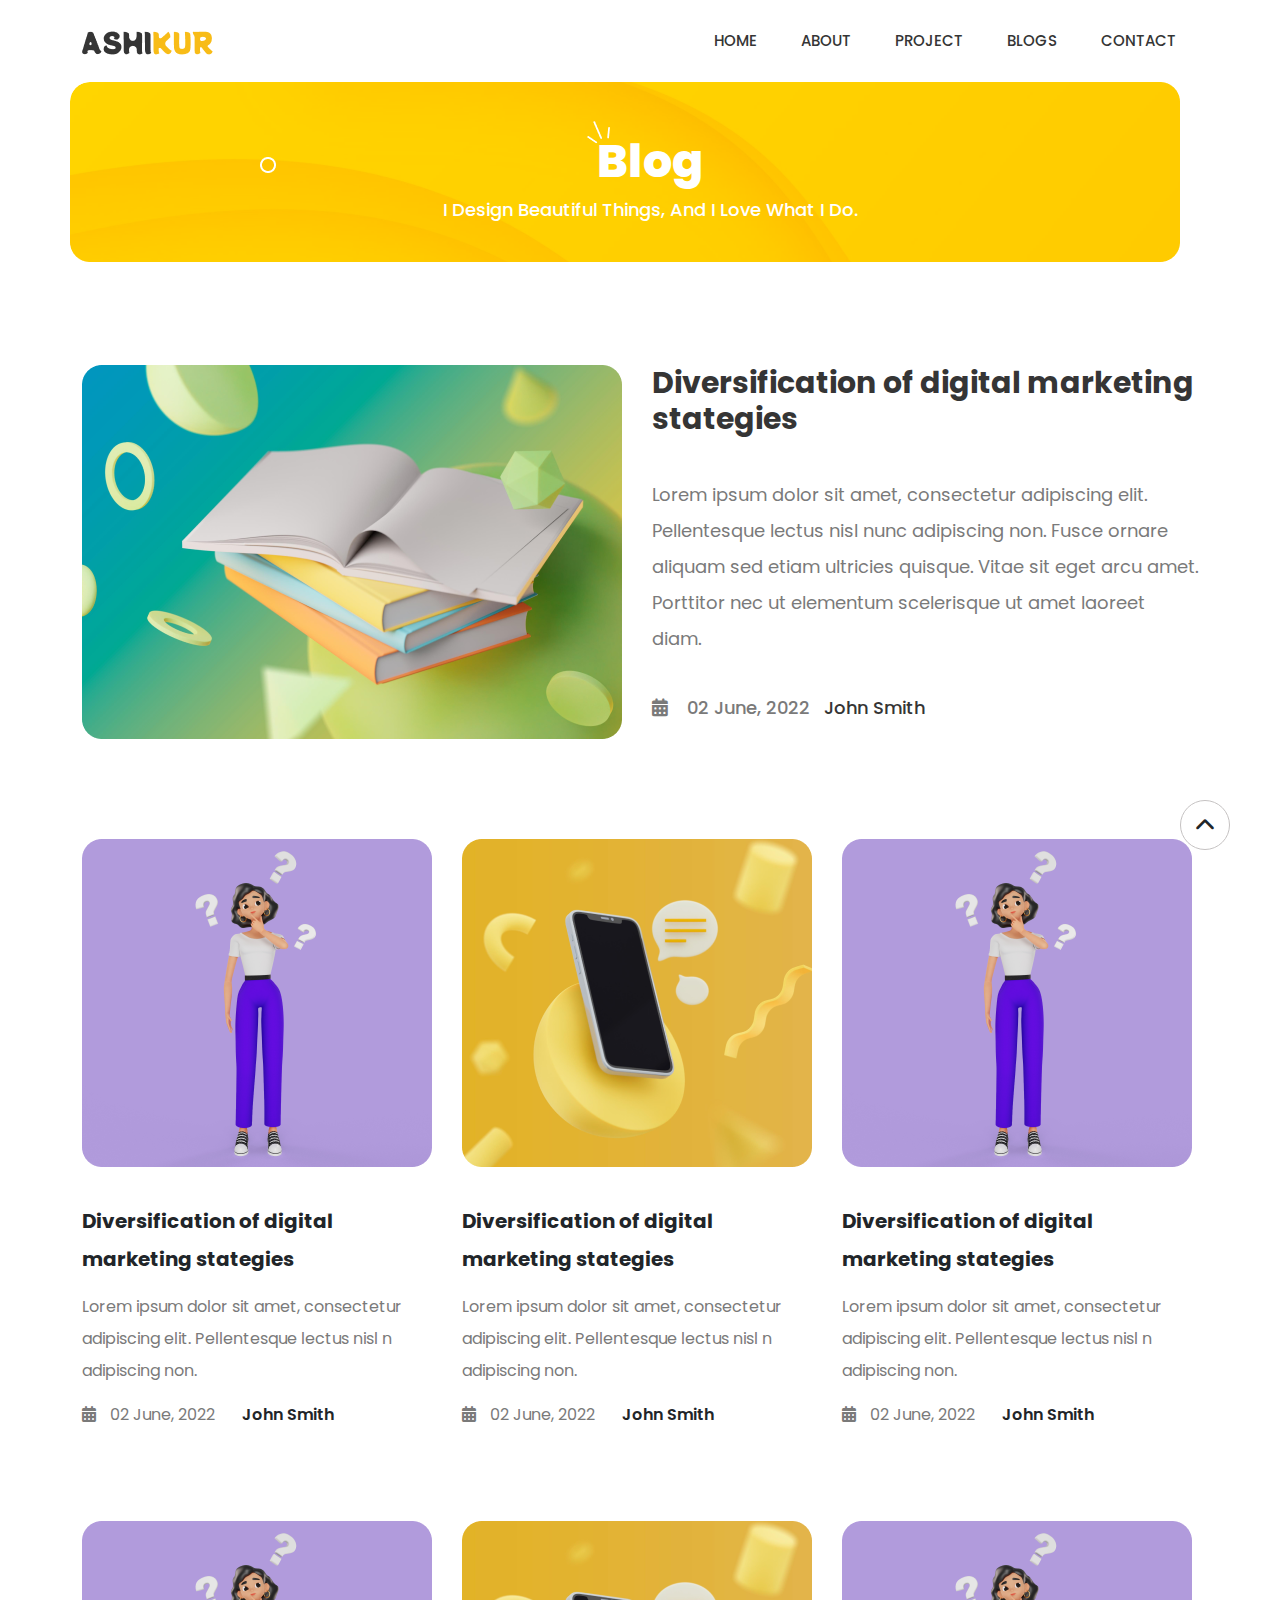
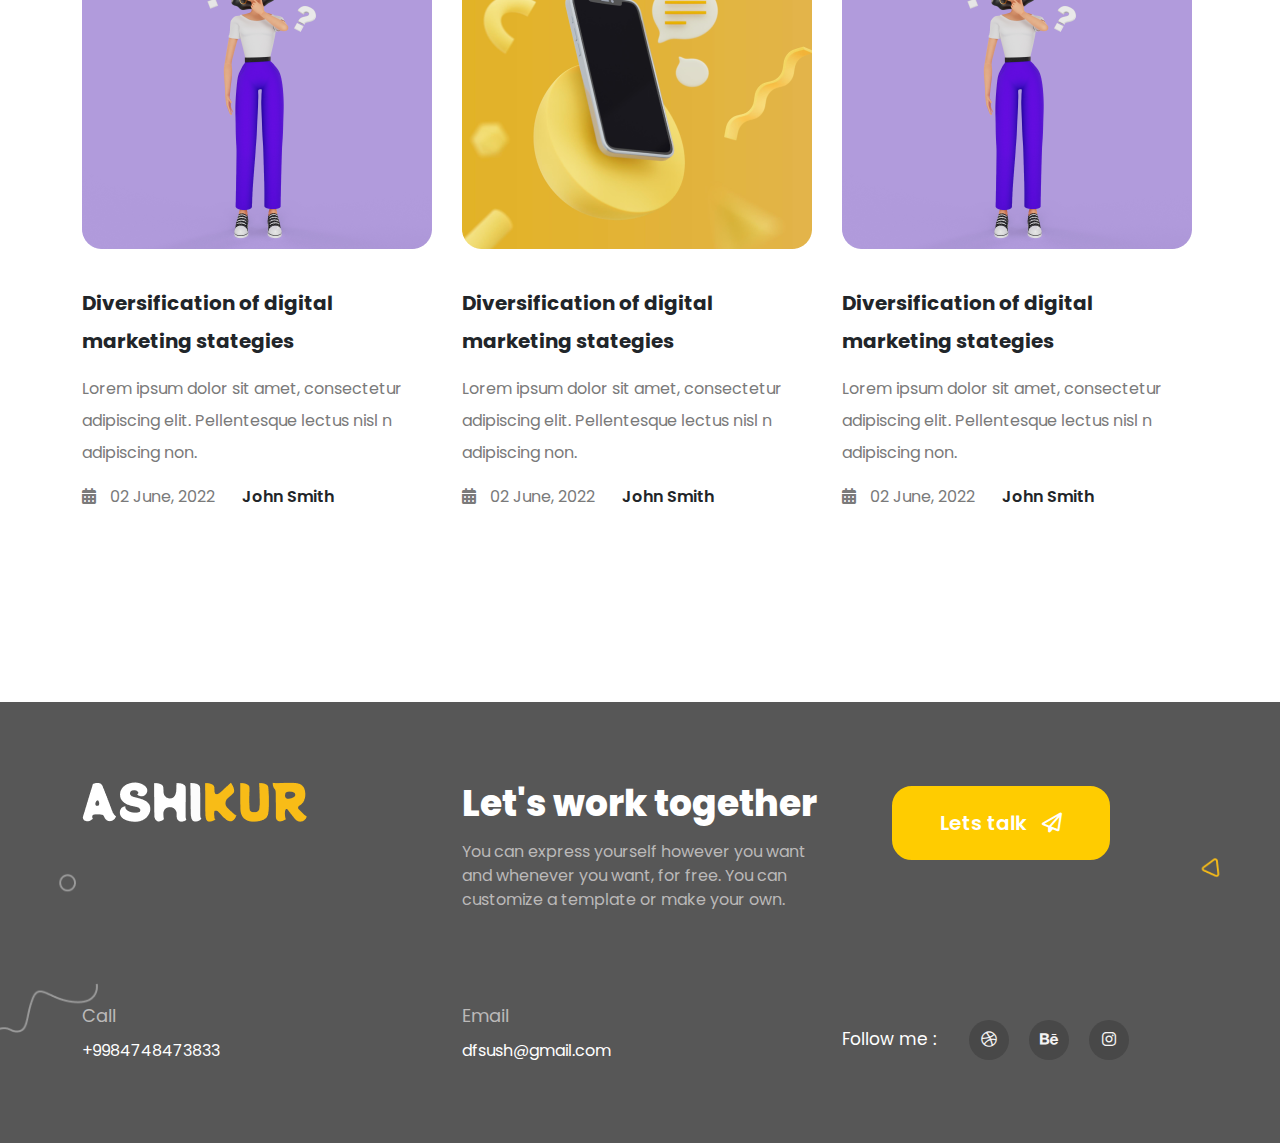
<file: blog.html>
<!DOCTYPE html>
<html lang="en">
<head>
    <meta charset="UTF-8">
    <meta name="viewport" content="width=device-width, initial-scale=1.0">
    <title>Ashikur</title>
    <link rel="stylesheet" href="./css/bootstrap.min.css">
    <link rel="stylesheet" href="./css/all.min.css">
    <link rel="stylesheet" href="./css/style.css">
    <link rel="stylesheet" href="./css/responsive.css">
</head>
<body>

<!-- BACK TO TOP BUTTON STARTS -->
<div class="backTotop">
  <span><i class="fa-solid fa-chevron-up"></i></span>
</div>
<!-- BACK TO TOP BUTTON ENDS -->


<!-- NAVBAR STARTS -->
<nav class="navbar navbar-expand-lg ">
    <div class="container">
      <a class="navbar-brand" href="#">
        <img src="./image/ASHIKUR.png" alt="">
      </a>
      <button class="navbar-toggler" type="button" data-bs-toggle="collapse" data-bs-target="#Mymenu" aria-controls="navbarSupportedContent" aria-expanded="false" aria-label="Toggle navigation">
        <svg width="28" height="28" viewBox="0 0 28 28" fill="none" xmlns="http://www.w3.org/2000/svg">
          <path d="M14 5.25V7H0V5.25H14ZM0 12.25H28V14H0V12.25ZM14 21V19.25H28V21H14Z" fill="black"/>
          </svg>              
      </button>
      <div class="collapse navbar-collapse" id="Mymenu">
        <ul class="navbar-nav ms-auto mb-2 mb-lg-0">
          <li class="nav-item">
            <a class="nav-link" aria-current="page" href="./index.html">Home</a>
          </li>
          <li class="nav-item">
            <a class="nav-link" aria-current="page" href="./about.html">About</a>
          </li>
          <li class="nav-item">
            <a class="nav-link" aria-current="page" href="./project.html">Project</a>
          </li>
          <li class="nav-item">
            <a class="nav-link" aria-current="page" href="./blog.html">Blogs</a>
          </li>
          <li class="nav-item">
            <a class="nav-link" aria-current="page" href="./contact.html">Contact</a>
          </li>
        </ul>

      </div>
    </div>
  </nav>
<!-- NAVBAR ENDS -->

<!-- ABOUT STARTS -->
<section id="about-card">
    <div class="container">
        <div class="card-text">
            <h2> <img src="./image/up-line.png" alt="">Blog</h2>
            <p> I Design Beautiful Things, And I Love What I Do.</p>
        </div>
    </div>
 </section>
<!-- ABOUT ENDS -->

<!-- MARKETING STARTS -->
 <section id="Marketing">
   <div class="container">
   <div class="market-cnt">
    <div class="row">
        <div class="img col-lg-6">
            <img src="./image/market-img.png" alt="">
        </div>
        <div class="mar-text col-lg-6">
            <h4>Diversification of digital marketing stategies</h4>
            <p>Lorem ipsum dolor sit amet, consectetur adipiscing elit. Pellentesque lectus nisl nunc adipiscing non. Fusce ornare aliquam sed etiam ultricies quisque. Vitae sit eget arcu amet. Porttitor nec ut elementum scelerisque ut amet laoreet diam.</p>
            <h5> <span><i class="fa-solid fa-calendar-days"></i> 02 June, 2022</span>John Smith</h5>
        </div>
   </div>
    </div>
   </div>
 </section>
<!-- MARKETING ENDS -->

<!-- DIGITAL MARKETING STARTS -->
 <section id="digital-market">
  <div class="container">
    <div class="row">
      <div class="market-card col-lg-4 col-md-6 col-12 d-lg-block d-none">
        <div class="row">
          <div class="digital-img">
            <img src="./image/girl-2.png" alt="">
            <div class="overlay">
              <span><svg width="48" height="48" viewBox="0 0 48 48" fill="none" xmlns="http://www.w3.org/2000/svg">
                <path fill-rule="evenodd" clip-rule="evenodd" d="M41.9999 7.5C41.9999 7.10218 41.8419 6.72064 41.5606 6.43934C41.2793 6.15804 40.8978 6 40.4999 6H22.4999C22.1021 6 21.7206 6.15804 21.4393 6.43934C21.158 6.72064 20.9999 7.10218 20.9999 7.5C20.9999 7.89782 21.158 8.27936 21.4393 8.56066C21.7206 8.84196 22.1021 9 22.4999 9H36.8789L6.43794 39.438C6.29848 39.5775 6.18785 39.743 6.11237 39.9252C6.03689 40.1075 5.99805 40.3028 5.99805 40.5C5.99805 40.6972 6.03689 40.8925 6.11237 41.0748C6.18785 41.257 6.29848 41.4225 6.43794 41.562C6.57741 41.7015 6.74297 41.8121 6.92519 41.8876C7.10741 41.963 7.30271 42.0019 7.49994 42.0019C7.69717 42.0019 7.89247 41.963 8.07469 41.8876C8.25691 41.8121 8.42248 41.7015 8.56194 41.562L23.7809 26.3415L38.9999 11.121V25.5C38.9999 25.8978 39.158 26.2794 39.4393 26.5607C39.7206 26.842 40.1021 27 40.4999 27C40.8978 27 41.2793 26.842 41.5606 26.5607C41.8419 26.2794 41.9999 25.8978 41.9999 25.5V7.5Z" fill="#BBBBBB"/>
              </svg>
            </span>
            </div>
          </div>
          <div class="digital-text">
            <h4>Diversification of digital marketing stategies</h4>
            <p>Lorem ipsum dolor sit amet, consectetur adipiscing elit. Pellentesque lectus nisl n adipiscing non.</p>
            <h5> <span><i class="fa-solid fa-calendar-days"></i> 02 June, 2022</span>John Smith</h5>
          </div>
        </div>
      </div>
      
      <div class="market-card col-lg-4 col-md-6 col-12 d-lg-block d-none">
        <div class="digital-img">
          <img src="./image/mbl.png" alt="">
          <div class="overlay">
            <span><svg width="48" height="48" viewBox="0 0 48 48" fill="none" xmlns="http://www.w3.org/2000/svg">
              <path fill-rule="evenodd" clip-rule="evenodd" d="M41.9999 7.5C41.9999 7.10218 41.8419 6.72064 41.5606 6.43934C41.2793 6.15804 40.8978 6 40.4999 6H22.4999C22.1021 6 21.7206 6.15804 21.4393 6.43934C21.158 6.72064 20.9999 7.10218 20.9999 7.5C20.9999 7.89782 21.158 8.27936 21.4393 8.56066C21.7206 8.84196 22.1021 9 22.4999 9H36.8789L6.43794 39.438C6.29848 39.5775 6.18785 39.743 6.11237 39.9252C6.03689 40.1075 5.99805 40.3028 5.99805 40.5C5.99805 40.6972 6.03689 40.8925 6.11237 41.0748C6.18785 41.257 6.29848 41.4225 6.43794 41.562C6.57741 41.7015 6.74297 41.8121 6.92519 41.8876C7.10741 41.963 7.30271 42.0019 7.49994 42.0019C7.69717 42.0019 7.89247 41.963 8.07469 41.8876C8.25691 41.8121 8.42248 41.7015 8.56194 41.562L23.7809 26.3415L38.9999 11.121V25.5C38.9999 25.8978 39.158 26.2794 39.4393 26.5607C39.7206 26.842 40.1021 27 40.4999 27C40.8978 27 41.2793 26.842 41.5606 26.5607C41.8419 26.2794 41.9999 25.8978 41.9999 25.5V7.5Z" fill="#BBBBBB"/>
              </svg>
              </span>
          </div>
        </div>
        <div class="digital-text">
          <h4>Diversification of digital marketing stategies</h4>
          <p>Lorem ipsum dolor sit amet, consectetur adipiscing elit. Pellentesque lectus nisl n adipiscing non.</p>
          <h5> <span><i class="fa-solid fa-calendar-days"></i> 02 June, 2022</span>John Smith</h5>
        </div>
      </div>

      <div class="market-card col-lg-4 col-md-6 col-12 d-lg-block d-none">
        <div class="digital-img">
          <img src="./image/girl-2.png" alt="">
          <div class="overlay">
            <span><svg width="48" height="48" viewBox="0 0 48 48" fill="none" xmlns="http://www.w3.org/2000/svg">
              <path fill-rule="evenodd" clip-rule="evenodd" d="M41.9999 7.5C41.9999 7.10218 41.8419 6.72064 41.5606 6.43934C41.2793 6.15804 40.8978 6 40.4999 6H22.4999C22.1021 6 21.7206 6.15804 21.4393 6.43934C21.158 6.72064 20.9999 7.10218 20.9999 7.5C20.9999 7.89782 21.158 8.27936 21.4393 8.56066C21.7206 8.84196 22.1021 9 22.4999 9H36.8789L6.43794 39.438C6.29848 39.5775 6.18785 39.743 6.11237 39.9252C6.03689 40.1075 5.99805 40.3028 5.99805 40.5C5.99805 40.6972 6.03689 40.8925 6.11237 41.0748C6.18785 41.257 6.29848 41.4225 6.43794 41.562C6.57741 41.7015 6.74297 41.8121 6.92519 41.8876C7.10741 41.963 7.30271 42.0019 7.49994 42.0019C7.69717 42.0019 7.89247 41.963 8.07469 41.8876C8.25691 41.8121 8.42248 41.7015 8.56194 41.562L23.7809 26.3415L38.9999 11.121V25.5C38.9999 25.8978 39.158 26.2794 39.4393 26.5607C39.7206 26.842 40.1021 27 40.4999 27C40.8978 27 41.2793 26.842 41.5606 26.5607C41.8419 26.2794 41.9999 25.8978 41.9999 25.5V7.5Z" fill="#BBBBBB"/>
              </svg>
              </span>
          </div>
        </div>
        <div class="digital-text">
          <h4>Diversification of digital marketing stategies</h4>
          <p>Lorem ipsum dolor sit amet, consectetur adipiscing elit. Pellentesque lectus nisl n adipiscing non.</p>
          <h5> <span><i class="fa-solid fa-calendar-days"></i> 02 June, 2022</span>John Smith</h5>
        </div>
      </div>

      <div class="market-card col-lg-4 col-md-6 col-12 d-lg-block d-none">
        <div class="digital-img">
          <img src="./image/girl-2.png" alt="">
          <div class="overlay">
            <span><svg width="48" height="48" viewBox="0 0 48 48" fill="none" xmlns="http://www.w3.org/2000/svg">
              <path fill-rule="evenodd" clip-rule="evenodd" d="M41.9999 7.5C41.9999 7.10218 41.8419 6.72064 41.5606 6.43934C41.2793 6.15804 40.8978 6 40.4999 6H22.4999C22.1021 6 21.7206 6.15804 21.4393 6.43934C21.158 6.72064 20.9999 7.10218 20.9999 7.5C20.9999 7.89782 21.158 8.27936 21.4393 8.56066C21.7206 8.84196 22.1021 9 22.4999 9H36.8789L6.43794 39.438C6.29848 39.5775 6.18785 39.743 6.11237 39.9252C6.03689 40.1075 5.99805 40.3028 5.99805 40.5C5.99805 40.6972 6.03689 40.8925 6.11237 41.0748C6.18785 41.257 6.29848 41.4225 6.43794 41.562C6.57741 41.7015 6.74297 41.8121 6.92519 41.8876C7.10741 41.963 7.30271 42.0019 7.49994 42.0019C7.69717 42.0019 7.89247 41.963 8.07469 41.8876C8.25691 41.8121 8.42248 41.7015 8.56194 41.562L23.7809 26.3415L38.9999 11.121V25.5C38.9999 25.8978 39.158 26.2794 39.4393 26.5607C39.7206 26.842 40.1021 27 40.4999 27C40.8978 27 41.2793 26.842 41.5606 26.5607C41.8419 26.2794 41.9999 25.8978 41.9999 25.5V7.5Z" fill="#BBBBBB"/>
              </svg>
              </span>
          </div>
        </div>
        <div class="digital-text">
          <h4>Diversification of digital marketing stategies</h4>
          <p>Lorem ipsum dolor sit amet, consectetur adipiscing elit. Pellentesque lectus nisl n adipiscing non.</p>
          <h5> <span><i class="fa-solid fa-calendar-days"></i> 02 June, 2022</span>John Smith</h5>
        </div>
      </div>
      <div class="market-card col-lg-4 col-md-6 col-12 d-lg-block d-none">
        <div class="digital-img">
          <img src="./image/mbl.png" alt="">
          <div class="overlay">
            <span><svg width="48" height="48" viewBox="0 0 48 48" fill="none" xmlns="http://www.w3.org/2000/svg">
              <path fill-rule="evenodd" clip-rule="evenodd" d="M41.9999 7.5C41.9999 7.10218 41.8419 6.72064 41.5606 6.43934C41.2793 6.15804 40.8978 6 40.4999 6H22.4999C22.1021 6 21.7206 6.15804 21.4393 6.43934C21.158 6.72064 20.9999 7.10218 20.9999 7.5C20.9999 7.89782 21.158 8.27936 21.4393 8.56066C21.7206 8.84196 22.1021 9 22.4999 9H36.8789L6.43794 39.438C6.29848 39.5775 6.18785 39.743 6.11237 39.9252C6.03689 40.1075 5.99805 40.3028 5.99805 40.5C5.99805 40.6972 6.03689 40.8925 6.11237 41.0748C6.18785 41.257 6.29848 41.4225 6.43794 41.562C6.57741 41.7015 6.74297 41.8121 6.92519 41.8876C7.10741 41.963 7.30271 42.0019 7.49994 42.0019C7.69717 42.0019 7.89247 41.963 8.07469 41.8876C8.25691 41.8121 8.42248 41.7015 8.56194 41.562L23.7809 26.3415L38.9999 11.121V25.5C38.9999 25.8978 39.158 26.2794 39.4393 26.5607C39.7206 26.842 40.1021 27 40.4999 27C40.8978 27 41.2793 26.842 41.5606 26.5607C41.8419 26.2794 41.9999 25.8978 41.9999 25.5V7.5Z" fill="#BBBBBB"/>
              </svg>
              </span>
          </div>
        </div>
        <div class="digital-text">
          <h4>Diversification of digital marketing stategies</h4>
          <p>Lorem ipsum dolor sit amet, consectetur adipiscing elit. Pellentesque lectus nisl n adipiscing non.</p>
          <h5> <span><i class="fa-solid fa-calendar-days"></i> 02 June, 2022</span>John Smith</h5>
        </div>
      </div>

      <div class="market-card col-lg-4 col-md-6 col-12 d-lg-block d-none">
        <div class="digital-img">
          <img src="./image/girl-2.png" alt="">
          <div class="overlay">
            <span><svg width="48" height="48" viewBox="0 0 48 48" fill="none" xmlns="http://www.w3.org/2000/svg">
              <path fill-rule="evenodd" clip-rule="evenodd" d="M41.9999 7.5C41.9999 7.10218 41.8419 6.72064 41.5606 6.43934C41.2793 6.15804 40.8978 6 40.4999 6H22.4999C22.1021 6 21.7206 6.15804 21.4393 6.43934C21.158 6.72064 20.9999 7.10218 20.9999 7.5C20.9999 7.89782 21.158 8.27936 21.4393 8.56066C21.7206 8.84196 22.1021 9 22.4999 9H36.8789L6.43794 39.438C6.29848 39.5775 6.18785 39.743 6.11237 39.9252C6.03689 40.1075 5.99805 40.3028 5.99805 40.5C5.99805 40.6972 6.03689 40.8925 6.11237 41.0748C6.18785 41.257 6.29848 41.4225 6.43794 41.562C6.57741 41.7015 6.74297 41.8121 6.92519 41.8876C7.10741 41.963 7.30271 42.0019 7.49994 42.0019C7.69717 42.0019 7.89247 41.963 8.07469 41.8876C8.25691 41.8121 8.42248 41.7015 8.56194 41.562L23.7809 26.3415L38.9999 11.121V25.5C38.9999 25.8978 39.158 26.2794 39.4393 26.5607C39.7206 26.842 40.1021 27 40.4999 27C40.8978 27 41.2793 26.842 41.5606 26.5607C41.8419 26.2794 41.9999 25.8978 41.9999 25.5V7.5Z" fill="#BBBBBB"/>
              </svg>
              </span>
          </div>
        </div>
        <div class="digital-text">
          <h4>Diversification of digital marketing stategies</h4>
          <p>Lorem ipsum dolor sit amet, consectetur adipiscing elit. Pellentesque lectus nisl n adipiscing non.</p>
          <h5> <span><i class="fa-solid fa-calendar-days"></i> 02 June, 2022</span>John Smith</h5>
        </div>
      </div>


      <div class="blog col-lg-6 d-lg-none d-block">
        <div class="row align-items-center">
          <div class="blog-img col-5">
            <img src="./image/girl.png" alt="">
          </div>
          <div class="blog-text col-7">
            <div class="row align-items-center">
              <div class="icon col-lg-2 col-2"><i class="fa-solid fa-calendar-days"></i></div>
              <div class="date col-lg-5 col-5">02 June, 2022</div>
              <div class="name col-5">John Smith</div>
            </div> 
            <h5>Diversification of digital marketing stategies</h5>
            <h6>Read More <span><i class="fa-solid fa-arrow-trend-up"></i></span></h6>
          </div>
        </div>
      </div>
      
      
      <div class="blog col-lg-6 d-lg-none d-block">
        <div class="row align-items-center">
          <div class="blog-img col-5">
            <img src="./image/girl.png" alt="">
          </div>
          <div class="blog-text col-7">
            <div class="row align-items-center">
              <div class="icon col-lg-2 col-2"><i class="fa-solid fa-calendar-days"></i></div>
              <div class="date col-lg-5 col-5">02 June, 2022</div>
              <div class="name col-5">John Smith</div>
            </div> 
            <h5>Diversification of digital marketing stategies</h5>
            <h6>Read More <span><i class="fa-solid fa-arrow-trend-up"></i></span></h6>
          </div>
        </div>
      </div>
    </div>
  </div>
 </section>
<!-- DIGITAL MARKETING ENDS -->



<!-- FOOTER STARTS -->
<footer>
  <div class="container">
    <div class="row align-items-center">
     <div class="footer-logo col-lg-4">
       <img src="./image/footer-logo.png" alt="">
       <div class="phone d-lg-block d-none">
         <p>Call</p>
         <a href="tel:+9984748473833">+9984748473833</a>
       </div>
     </div>
     <div class="footer-text col-lg-4">
       <h3>Let's work together</h3>
       <p>You can express yourself however you want and whenever you want, for free. You can customize a template or make your own.</p>
       <div class="row">
         <div class="phone col-6 d-lg-none d-block">
           <p>Call</p>
           <a href="tel:+9984748473833">+9984748473833</a>
         </div>
         <div class="email col-lg-12 col-6">
           <p>Email</p>
           <a href="mailto:dfsush@gmail.com">dfsush@gmail.com</a>
         </div>
       </div>
     </div>
     <div class="footer-button col-lg-4">
       <a class="button" href="#">Lets talk <span><i class="fa-regular fa-paper-plane"></i></span></a>
                  <!-- Social icon -->
                  <div class="social">
                   <div class="row align-items-center">
                    <h4 class="col-4">Follow me :</h4>
                    <ul class="col-8">
                     <li><a href="#"><i class="fa-brands fa-dribbble"></i></a></li>
                     <li><a href="#"><i class="fa-brands fa-behance"></i></a></li>
                     <li><a href="#"><i class="fa-brands fa-instagram"></i></a></li>
                    </ul>
                   </div>
                 </div>
               <!-- Social icon -->
     </div>
    </div>
  </div>
</footer>
<!-- FOOTER ENDS -->








<!-- boostrap js -->
<script src="./js/bootstrap.bundle.min.js"></script>
<!-- main js -->
 <script src="./js/app.js"></script>
</body>
</html>
</file>
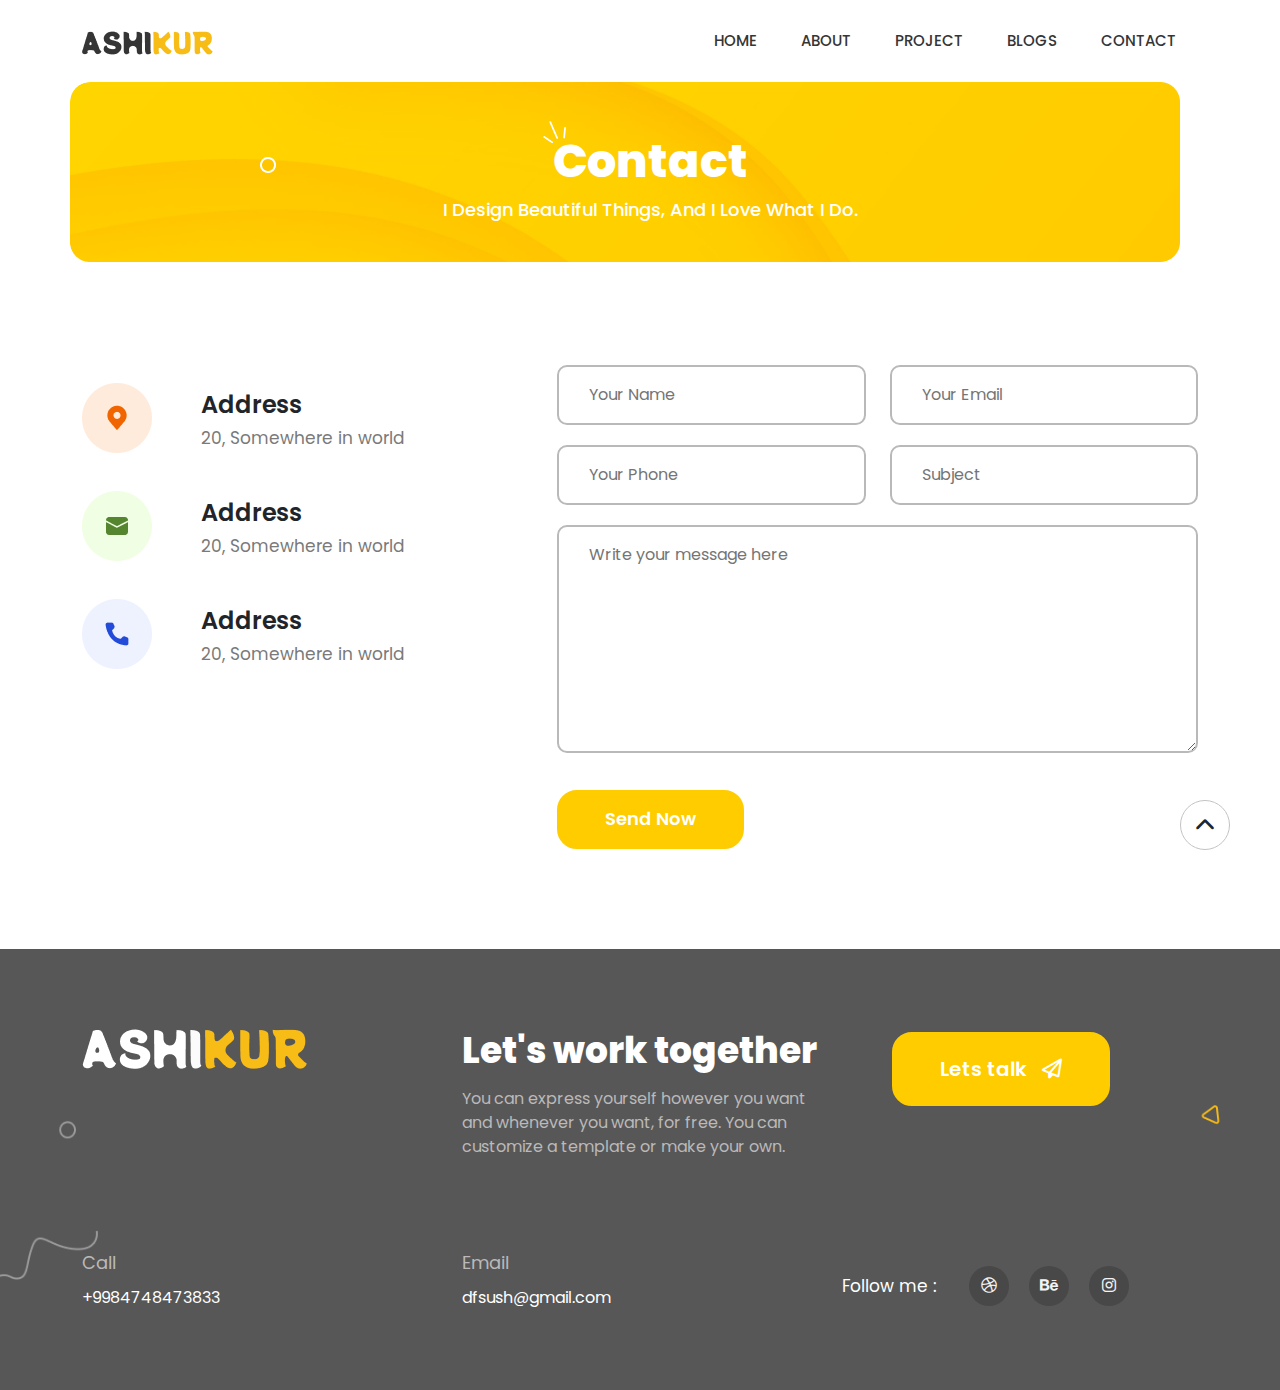
<file: contact.html>
<!DOCTYPE html>
<html lang="en">
<head>
    <meta charset="UTF-8">
    <meta name="viewport" content="width=device-width, initial-scale=1.0">
    <title>Ashikur</title>
    <link rel="stylesheet" href="./css/bootstrap.min.css">
    <link rel="stylesheet" href="./css/all.min.css">
    <link rel="stylesheet" href="./css/style.css">
    <link rel="stylesheet" href="./css/responsive.css">
</head>
<body>


<!-- BACK TO TOP BUTTON STARTS -->
<div class="backTotop">
  <span><i class="fa-solid fa-chevron-up"></i></span>
</div>
<!-- BACK TO TOP BUTTON ENDS -->


<!-- NAVBAR STARTS -->
<nav class="navbar navbar-expand-lg ">
    <div class="container">
      <a class="navbar-brand" href="#">
        <img src="./image/ASHIKUR.png" alt="">
      </a>
      <button class="navbar-toggler" type="button" data-bs-toggle="collapse" data-bs-target="#Mymenu" aria-controls="navbarSupportedContent" aria-expanded="false" aria-label="Toggle navigation">
        <svg width="28" height="28" viewBox="0 0 28 28" fill="none" xmlns="http://www.w3.org/2000/svg">
          <path d="M14 5.25V7H0V5.25H14ZM0 12.25H28V14H0V12.25ZM14 21V19.25H28V21H14Z" fill="black"/>
          </svg>              
      </button>
      <div class="collapse navbar-collapse" id="Mymenu">
        <ul class="navbar-nav ms-auto mb-2 mb-lg-0">
          <li class="nav-item">
            <a class="nav-link" aria-current="page" href="./index.html">Home</a>
          </li>
          <li class="nav-item">
            <a class="nav-link" aria-current="page" href="./about.html">About</a>
          </li>
          <li class="nav-item">
            <a class="nav-link" aria-current="page" href="./project.html">Project</a>
          </li>
          <li class="nav-item">
            <a class="nav-link" aria-current="page" href="./blog.html">Blogs</a>
          </li>
          <li class="nav-item">
            <a class="nav-link" aria-current="page" href="./contact.html">Contact</a>
          </li>
        </ul>

      </div>
    </div>
  </nav>
<!-- NAVBAR ENDS -->


<!-- ABOUT STARTS -->
<section id="about-card">
    <div class="container">
        <div class="card-text">
            <h2> <img src="./image/up-line.png" alt="">Contact</h2>
            <p> I Design Beautiful Things, And I Love What I Do.</p>
        </div>
    </div>
 </section>
<!-- ABOUT ENDS -->

<!-- CONTACT STARTS -->
 <section id="contact">
    <div class="container">
        <div class="row">
            <div class="con-info col-lg-5">
              <div class="information">
                <div class="row">
                    <div class="con-img col-3">
                        <img src="./image/address.png" alt="">
                    </div>
                    <div class="con-text col-9">
                        <h5>Address</h5>
                        <p>20, Somewhere in world</p>
                    </div>
                  </div>
              </div>
              <div class="information">
                <div class="row">
                    <div class="con-img col-3">
                        <img src="./image/mail.png" alt="">
                    </div>
                    <div class="con-text col-9">
                        <h5>Address</h5>
                        <p>20, Somewhere in world</p>
                    </div>
                  </div>
              </div>
              <div class="information">
                <div class="row">
                    <div class="con-img col-3">
                        <img src="./image/call.png" alt="">
                    </div>
                    <div class="con-text col-9">
                        <h5>Address</h5>
                        <p>20, Somewhere in world</p>
                    </div>
                  </div>
              </div>
            </div>
            <div class="con-form col-lg-7">
              <form action="">
                <div class="row">
                  <div class="colum col-6">
                      <input type="text" placeholder="Your Name">
                      <input type="number" placeholder="Your Phone">
                  </div>
                  <div class="colum col-6">
                      <input type="email" placeholder="Your Email">
                      <input type="text" placeholder="Subject">
                  </div>
                </div>
                <div class="colum">
                  <textarea placeholder="Write your message here" rows="8"></textarea>
                </div>
              </form>
              <a class="button" href="#">Send Now</a>
            </div>
        </div>
    </div>
 </section>
<!-- CONTACT ENDS -->

<!-- FOOTER STARTS -->
<footer>
  <div class="container">
    <div class="row align-items-center">
     <div class="footer-logo col-lg-4">
       <img src="./image/footer-logo.png" alt="">
       <div class="phone d-lg-block d-none">
         <p>Call</p>
         <a href="tel:+9984748473833">+9984748473833</a>
       </div>
     </div>
     <div class="footer-text col-lg-4">
       <h3>Let's work together</h3>
       <p>You can express yourself however you want and whenever you want, for free. You can customize a template or make your own.</p>
       <div class="row">
         <div class="phone col-6 d-lg-none d-block">
           <p>Call</p>
           <a href="tel:+9984748473833">+9984748473833</a>
         </div>
         <div class="email col-lg-12 col-6">
           <p>Email</p>
           <a href="mailto:dfsush@gmail.com">dfsush@gmail.com</a>
         </div>
       </div>
     </div>
     <div class="footer-button col-lg-4">
       <a class="button" href="#">Lets talk <span><i class="fa-regular fa-paper-plane"></i></span></a>
                  <!-- Social icon -->
                  <div class="social">
                   <div class="row align-items-center">
                    <h4 class="col-4">Follow me :</h4>
                    <ul class="col-8">
                     <li><a href="#"><i class="fa-brands fa-dribbble"></i></a></li>
                     <li><a href="#"><i class="fa-brands fa-behance"></i></a></li>
                     <li><a href="#"><i class="fa-brands fa-instagram"></i></a></li>
                    </ul>
                   </div>
                 </div>
               <!-- Social icon -->
     </div>
    </div>
  </div>
</footer>
<!-- FOOTER ENDS -->













    <!-- boostrap js -->
<script src="./js/bootstrap.bundle.min.js"></script>
<!-- main js -->
 <script src="./js/app.js"></script>
</body>
</html>
</file>
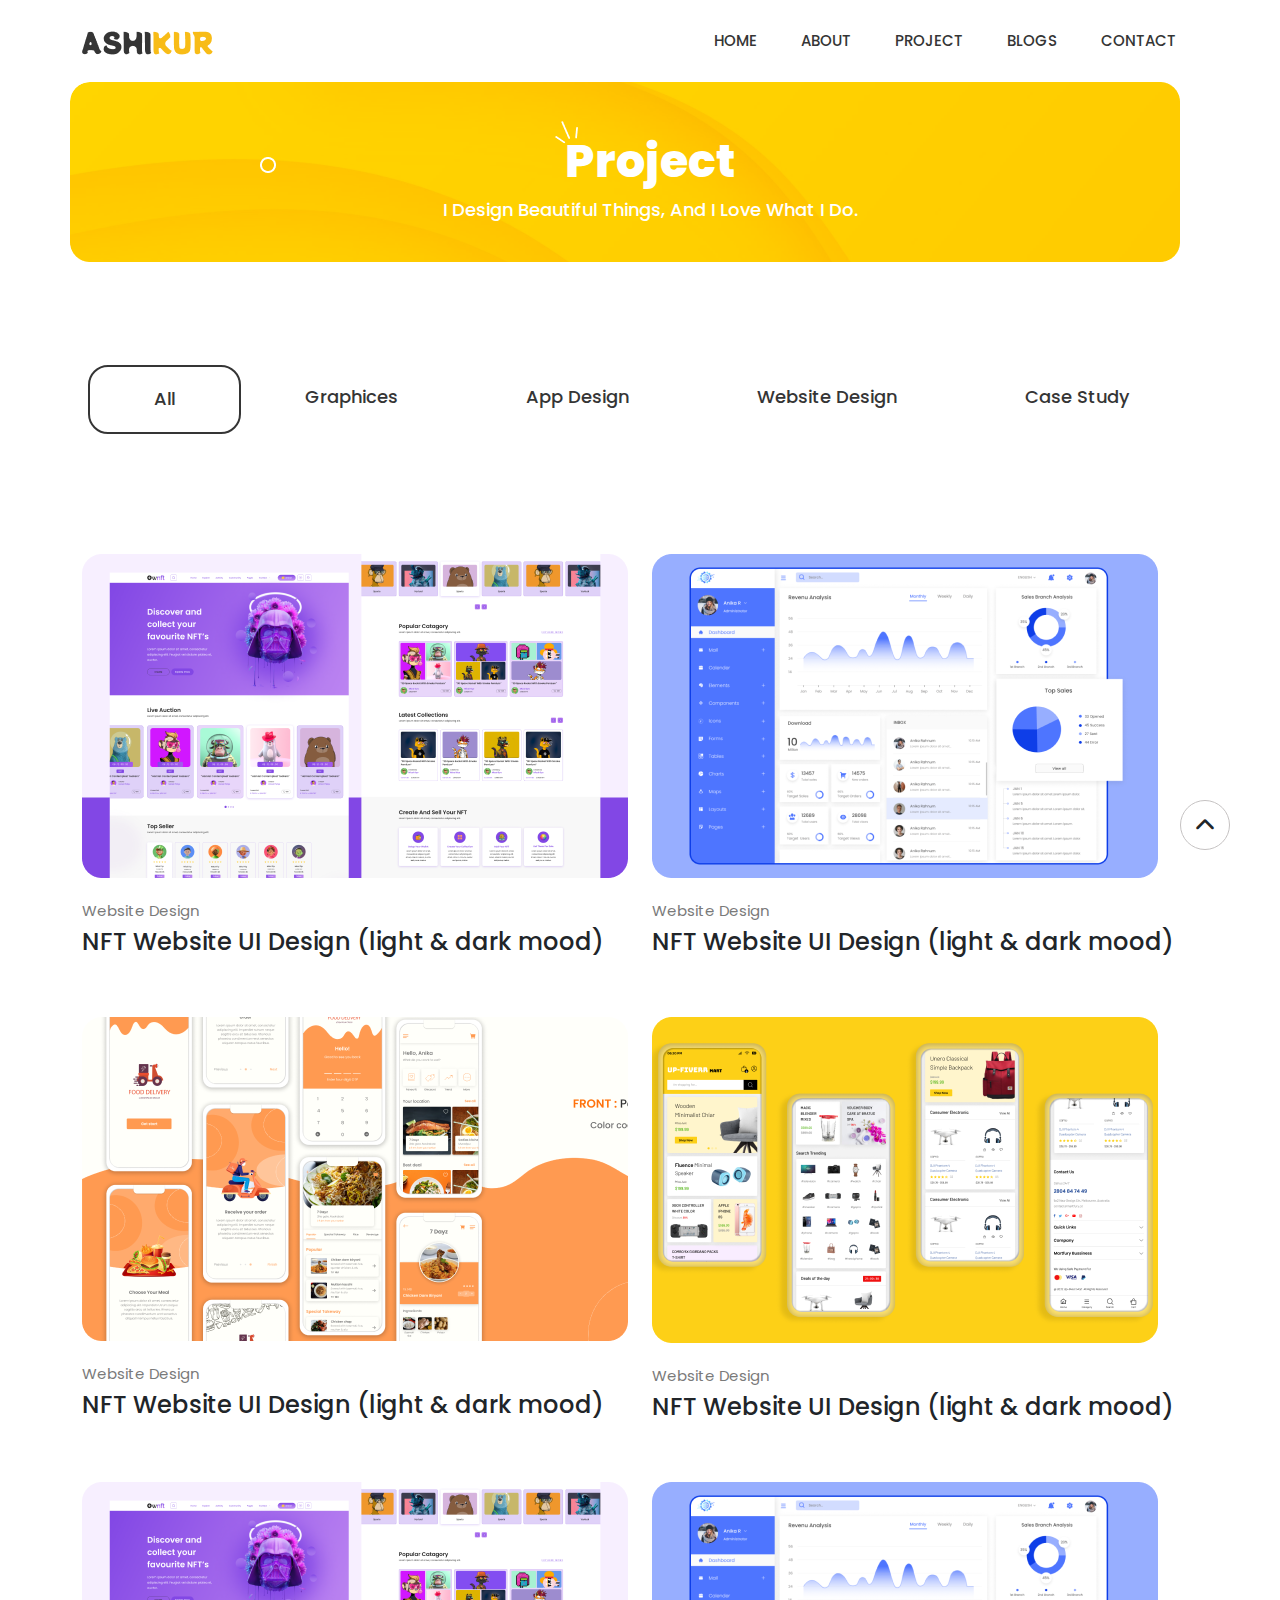
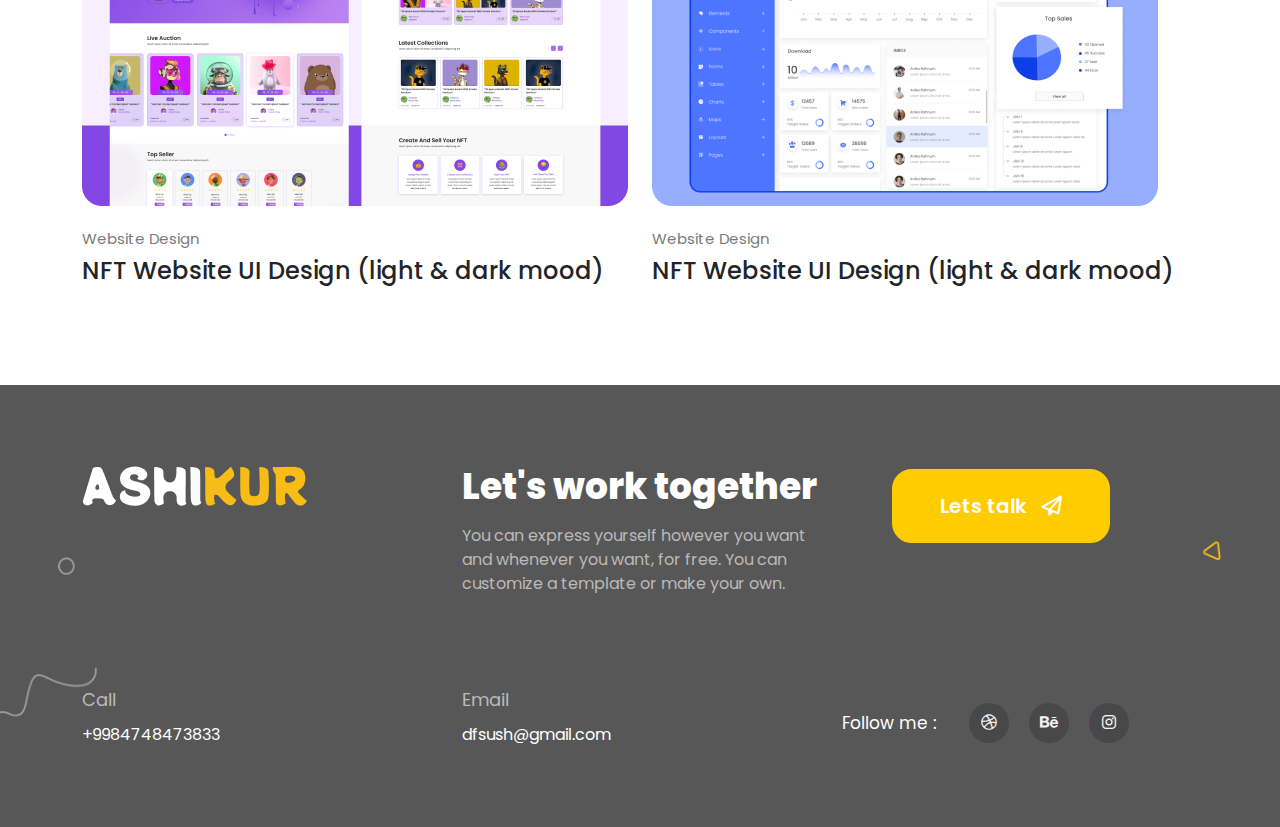
<file: project.html>
<!DOCTYPE html>
<html lang="en">
<head>
    <meta charset="UTF-8">
    <meta name="viewport" content="width=device-width, initial-scale=1.0">
    <title>Ashikur</title>
    <link rel="stylesheet" href="./css/bootstrap.min.css">
    <link rel="stylesheet" href="./css/all.min.css">
    <link rel="stylesheet" href="./css/style.css">
    <link rel="stylesheet" href="./css/responsive.css">
</head>
<body>


<!-- BACK TO TOP BUTTON STARTS -->
<div class="backTotop">
  <span><i class="fa-solid fa-chevron-up"></i></span>
</div>
<!-- BACK TO TOP BUTTON ENDS -->


<!-- NAVBAR STARTS -->
<nav class="navbar navbar-expand-lg ">
    <div class="container">
      <a class="navbar-brand" href="#">
        <img src="./image/ASHIKUR.png" alt="">
      </a>
      <button class="navbar-toggler" type="button" data-bs-toggle="collapse" data-bs-target="#Mymenu" aria-controls="navbarSupportedContent" aria-expanded="false" aria-label="Toggle navigation">
        <svg width="28" height="28" viewBox="0 0 28 28" fill="none" xmlns="http://www.w3.org/2000/svg">
          <path d="M14 5.25V7H0V5.25H14ZM0 12.25H28V14H0V12.25ZM14 21V19.25H28V21H14Z" fill="black"/>
          </svg>              
      </button>
      <div class="collapse navbar-collapse" id="Mymenu">
        <ul class="navbar-nav ms-auto mb-2 mb-lg-0">
          <li class="nav-item">
            <a class="nav-link" aria-current="page" href="./index.html">Home</a>
          </li>
          <li class="nav-item">
            <a class="nav-link" aria-current="page" href="./about.html">About</a>
          </li>
          <li class="nav-item">
            <a class="nav-link" aria-current="page" href="./project.html">Project</a>
          </li>
          <li class="nav-item">
            <a class="nav-link" aria-current="page" href="./blog.html">Blogs</a>
          </li>
          <li class="nav-item">
            <a class="nav-link" aria-current="page" href="./contact.html">Contact</a>
          </li>
        </ul>

      </div>
    </div>
  </nav>
<!-- NAVBAR ENDS -->

<!-- ABOUT STARTS -->
<section id="about-card">
    <div class="container">
        <div class="card-text">
            <h2> <img src="./image/up-line.png" alt="">Project</h2>
            <p> I Design Beautiful Things, And I Love What I Do.</p>
        </div>
    </div>
 </section>
<!-- ABOUT ENDS -->

<!-- CATEGORIES STARTS -->
 <section id="categories">
  <div class="container">
     <div class="categori-cnt">

        <ul class="nav nav-pills mb-3" id="pills-tab" role="tablist">
            <li class="nav-item" role="presentation">
              <button class="nav-link active" id="pills-home-tab" data-bs-toggle="pill" data-bs-target="#ALL" type="button" role="tab" aria-controls="pills-home" aria-selected="true">All</button>
            </li>
            <li class="nav-item" role="presentation">
              <button class="nav-link" id="pills-profile-tab" data-bs-toggle="pill" data-bs-target="#Graphices" type="button" role="tab" aria-controls="pills-profile" aria-selected="false">Graphices</button>
            </li>
            <li class="nav-item" role="presentation">
                <button class="nav-link" id="pills-profile-tab" data-bs-toggle="pill" data-bs-target="#App-Design" type="button" role="tab" aria-controls="pills-profile" aria-selected="false">App Design</button>
            </li>
            <li class="nav-item" role="presentation">
                <button class="nav-link" id="pills-profile-tab" data-bs-toggle="pill" data-bs-target="#Website-Design" type="button" role="tab" aria-controls="pills-profile" aria-selected="false">Website Design</button>
            </li>
            <li class="nav-item" role="presentation">
                <button class="nav-link" id="pills-profile-tab" data-bs-toggle="pill" data-bs-target="#Case-Study" type="button" role="tab" aria-controls="pills-profile" aria-selected="false">Case Study</button>
            </li>

        </ul>
        <div class="tab-content" id="pills-tabContent">
            <div class="tab-pane fade show active" id="ALL" role="tabpanel" aria-labelledby="pills-home-tab" tabindex="0">
              <div class="post">
                <div class="row">
                  <div class="post-cnt col-lg-6 col-md-6 col-12">
                    <img src="./image/post-1.png" alt="">
                    <a href="#">Website Design</a>
                    <h4>NFT Website UI Design (light & dark mood)</h4>
                  </div>
                  <div class="post-cnt col-lg-6 col-md-6 col-12">
                    <img src="./image/post-2.png" alt="">
                    <a href="#">Website Design</a>
                    <h4>NFT Website UI Design (light & dark mood)</h4>
                  </div>
                  <div class="post-cnt col-lg-6 col-md-6 col-12">
                    <img src="./image/post-3.png" alt="">
                    <a href="#">Website Design</a>
                    <h4>NFT Website UI Design (light & dark mood)</h4>
                  </div>
                  <div class="post-cnt col-lg-6 col-md-6 col-12">
                    <img src="./image/post-4.png" alt="">
                    <a href="#">Website Design</a>
                    <h4>NFT Website UI Design (light & dark mood)</h4>
                  </div>
                  <div class="post-cnt col-lg-6 col-md-6 col-12">
                    <img src="./image/post-1.png" alt="">
                    <a href="#">Website Design</a>
                    <h4>NFT Website UI Design (light & dark mood)</h4>
                  </div>
                  <div class="post-cnt col-lg-6 col-md-6 col-12">
                    <img src="./image/post-2.png" alt="">
                    <a href="#">Website Design</a>
                    <h4>NFT Website UI Design (light & dark mood)</h4>
                  </div>
                </div>
              </div>
            </div>

            <div class="tab-pane fade" id="Graphices" role="tabpanel" aria-labelledby="pills-profile-tab" tabindex="0">Graphices</div>

            <div class="tab-pane fade" id="App-Design" role="tabpanel" aria-labelledby="pills-profile-tab" tabindex="0">App Design</div>

            <div class="tab-pane fade" id="Website-Design" role="tabpanel" aria-labelledby="pills-profile-tab" tabindex="0">Website Design</div>

            <div class="tab-pane fade" id="Case-Study" role="tabpanel" aria-labelledby="pills-profile-tab" tabindex="0">Case Study</div>

        </div>

     </div>
  </div>
 </section>
<!-- CATEGORIES ENDS -->

<!-- FOOTER STARTS -->
<footer>
  <div class="container">
    <div class="row align-items-center">
     <div class="footer-logo col-lg-4">
       <img src="./image/footer-logo.png" alt="">
       <div class="phone d-lg-block d-none">
         <p>Call</p>
         <a href="tel:+9984748473833">+9984748473833</a>
       </div>
     </div>
     <div class="footer-text col-lg-4">
       <h3>Let's work together</h3>
       <p>You can express yourself however you want and whenever you want, for free. You can customize a template or make your own.</p>
       <div class="row">
         <div class="phone col-6 d-lg-none d-block">
           <p>Call</p>
           <a href="tel:+9984748473833">+9984748473833</a>
         </div>
         <div class="email col-lg-12 col-6">
           <p>Email</p>
           <a href="mailto:dfsush@gmail.com">dfsush@gmail.com</a>
         </div>
       </div>
     </div>
     <div class="footer-button col-lg-4">
       <a class="button" href="#">Lets talk <span><i class="fa-regular fa-paper-plane"></i></span></a>
                  <!-- Social icon -->
                  <div class="social">
                   <div class="row align-items-center">
                    <h4 class="col-4">Follow me :</h4>
                    <ul class="col-8">
                     <li><a href="#"><i class="fa-brands fa-dribbble"></i></a></li>
                     <li><a href="#"><i class="fa-brands fa-behance"></i></a></li>
                     <li><a href="#"><i class="fa-brands fa-instagram"></i></a></li>
                    </ul>
                   </div>
                 </div>
               <!-- Social icon -->
     </div>
    </div>
  </div>
</footer>
<!-- FOOTER ENDS -->











<!-- boostrap js -->
<script src="./js/bootstrap.bundle.min.js"></script>
<!-- main js -->
 <script src="./js/app.js"></script>
</body>
</html>
</file>
<file: css/style.css>
@import url('https://fonts.googleapis.com/css2?family=PT+Sans:ital,wght@0,400;0,700;1,400;1,700&family=Poppins:ital,wght@0,100;0,200;0,300;0,400;0,500;0,600;0,700;0,800;0,900;1,100;1,200;1,300;1,400;1,500;1,600;1,700;1,800;1,900&display=swap');

:root{
    --primaryFont:"Poppins", sans-serif;
    --secondaryFont:"PT Sans", sans-serif;
    --primaryColor: #FFCC00;
    --secondaryColor: #353535;
    --orangeColor: #F16500;
    --darkblueColor: #03249B;
    --purpleColor: #700D60;
    --blueColor: #234BDA;
}

/* common css */
*{
    margin: 0;
    padding: 0;
    box-sizing: border-box;
    /* outline: 1px solid red; */
}
ul li{
    list-style: none;
}
a{
    text-decoration: none;
}
h1,h2,h3,h4,h5,h6,ul,p,span,ol{
    margin: 0;
    padding: 0;
}
body{
    font-family: var(--primaryFont);
}

.button{
    padding: 16px 45px;
    display: inline-block;
    border-radius: 20px;
    background-color: var(--primaryColor);
    font-size: 20px;
    font-weight: 600;
    color: #fff;
    line-height: 180%;
    border: 3px solid var(--primaryColor);
}
.button span{
    padding-left: 11px;
}
.button.outline{
    background-color: transparent;
    border: 2px solid black;
    color: black;
    padding: 18px 16px;
}
.heading h2{
    font-family: var(--secondaryFont);
    font-size: 50px;
    font-weight: 800;
    color: var(--secondaryColor);
}
/* common css */

/* preloader */
#preloader{
    position: fixed;
    background-color: #fff;
    inset: 0;
    display: flex;
    justify-content: center;
    align-items: center;
}
#preloader .preload-cnt{
    width: 100px;
    height: 100px;
    position: relative;
}
.firstcircle{
    width: 100px;
    height: 100px;
    border-radius: 50%;
    border-top: 8px solid  var(--primaryColor);
    border-right: 8px solid  transparent;
    display: block;
    position: absolute;
    transform: rotateX(0deg) rotateY(0deg) rotateZ(0deg);
    animation: firstcircle 1s  infinite forwards;
    animation-timing-function: linear;
}
.revcircle{
    width: 100px;
    height: 100px;
    border-radius: 50%;
    border-bottom: 8px solid  var(--primaryColor);
    border-left: 8px solid  transparent;
    display: block;
    position: absolute;
    transform: rotateX(0deg) rotateY(0deg) rotateZ(0deg);
    animation: revcircle 1s  infinite forwards;
    animation-timing-function: linear;
}
@keyframes revcircle{
    100%{
        transform: rotateX(0deg) rotateY(0deg) rotateZ(360deg);
       
    }
}
@keyframes firstcircle{
    100%{
        transform: rotateX(0deg) rotateY(0deg) rotateZ(360deg);
       
    }
}
/* preloader */

/* BACK TO TOP BUTTON STARTS */
.backTotop{
    cursor: pointer;
    background-image: conic-gradient(#FFCC00 0% 0%,white 0% 0%);
    width: 50px;
    height: 50px;
    line-height: 50px;
    text-align: center;
    font-size: 20px;
    position: fixed;
    bottom: 50px;
    right: 50px;
    border: 1px solid #c5c2c2;
    border-radius: 50px;
    z-index: 9999;
}
.backTotop span{
    background-color: white;
    width: 40px;
    height: 40px;
    line-height: 42px;
    display: inline-block;
    border-radius: 50px;
}
/* BACK TO TOP BUTTON ENDS */
/* NAVBAR STARTS */ 
.navbar.fixed{
    position: fixed;
    background-color: #fff;
    z-index: 99999;
}
nav .navbar-toggler{
    border: 0;
    box-shadow: none !important;
}

#Mymenu ul li a{
    color: var(--secondaryColor);
    font-size: 15px;
    font-weight: 500;
    text-transform: uppercase;
    line-height: 200%;
    padding: 18px 22px;
    position: relative;
}
#Mymenu ul li a::after{
    content: '';
    position: absolute;
    width: 0;
    height: 1px;
    background-color: var(--secondaryColor);
    bottom: 0;
    left: 0;
    transition: 0.5s;
}
#Mymenu ul li:hover a::after{
    width: 100%;
}

/* NAVBAR ENDS */ 

/* BANNER STARTS */
#banner{
    padding: 72px 0 144px 0;
}
#banner .img img{
    max-width: 100%;
}
.details h5{
   font-weight: 400;
   font-size: 24px;
   margin-bottom: 15px;
}
.details h5 svg{
    width: 25px;
    height: 25px;
}
.details h1{
    font-family: var(--secondaryFont);
    font-weight: 800;
    font-size: 64px;
    margin-bottom: 25px;
}
.details p{
    font-family: var(--secondaryFont);
    font-weight: 400;
    font-size: 20px;
    margin-bottom: 40px;
}
#banner .button{
    margin-right: 40px;
}
.social{
    margin-top: 66px;
}
.social h4{
    font-weight: 600;
    font-size: 25px;
    line-height: 180%;
    color: var(--secondaryColor);
    padding-right: 0;
}
.social ul li{
    display: inline-block;
}
.social ul li a{
    width: 40px;
    height: 40px;
    display: inline-block;
    background-color: #F4F3F3;
    color: #000000;
    text-align: center;
    line-height: 40px;
    border-radius: 50%;
    margin-right: 16px;
    padding-left: 0;
}
#banner .mouse{
    text-align: center;
    padding-top: 30px;
}
/* BANNER ENDS */

/* ABOUT STARTS */
#about{
    background-image: url(../image/Bg-pic.png);
}
#about .img img{
    margin-top: 50px;
}
.text {
    margin-top: 100px;
}
.text h2{
    font-family: var(--secondaryFont);
    font-size: 50px;
    font-weight: 800;
}
.text p{
    font-family: var(--primaryFont);
    font-size: 20px;
    font-weight: 400;
    line-height: 190%;
    padding-top: 26px;
    padding-bottom: 45px;
}
.text .button.outline{
    font-family: var(--primaryFont);
    font-size: 18px;
    font-weight: 500;
    line-height: 180%;
    padding: 17px 44px;
    border-radius: 20px;
}
#about .container{
    position: relative;
}
#about .circle{
    position: absolute;
    right: 20px;
    bottom: 0;
}
/* ABOUT ENDS */

/*  SERVICES STARTS */
#services{
    margin: 100px 0;
}
.service-card{
    text-align: center;
    padding: 45px;
    background-color: #FFFFFF;
    box-shadow: rgba(149, 157, 165, 0.2) 0px 8px 24px;
    border-radius: 20px;
}
.service-img{
    padding-top: 36px;
}
.service-text h5{
    padding-top: 18px;
    padding-bottom: 14px;
    font-size: 22px;
    font-weight: 700;
}
.service-text p{
    font-size: 16px;
    font-weight: 400;
    color: #7A7A7A;
    padding-bottom: 50px;
}
/*  SERVICES ENDS */

/*  BRANDING STARTS */
#branding{
    background-image: url(../image/Bg-pic.png);
    position: relative;
    margin-bottom: 100px;
}
.brand-text h2{
    font-family: var(--secondaryFont);
    font-weight: 700;
    font-size: 44px;
    color: var(--secondaryColor);
}
.brand-text p{
    font-weight: 400;
    font-size: 18px;
    color: var(--secondaryColor);
    padding-top: 21px;
    padding-bottom: 35px;
}
#branding .button.outline{
    padding: 18px 38px;
}
.purple{
    position: absolute;
    top:-40px;
    right: 80px;
}
/*  BRANDISTARTSNG ENDS */

/* DESIGN STARTS*/
#design{
    margin-bottom: 100px;
}
.design-text .heading{
    text-align: right;
}
.design-text{
    text-align: right;
    padding-left: 160px;
}
.design-text p{
    font-size: 20px;
    font-weight: 400;
    margin: 26px 0 32px 0;
}
.card-detail{
    padding: 20px;
    box-shadow: rgba(149, 157, 165, 0.2) 0px 8px 24px;
    border-radius: 20px;
    margin-bottom: 25px;
}
.card-text {
    padding: 10px 0 0 20px;
}
.card-text h5{
    font-size: 18px;
    font-weight: 700;
    padding-bottom: 5px;
}
.card-text p{
    font-size: 12px;
    font-weight: 500;
}
.client h5{
    font-family: var(--secondaryFont);
    font-size: 40px;
    font-weight: 800;
}
.client p{
    font-size: 14px;
    font-weight: 500;
    margin: 0;
    padding-top: 10px;
}
/* DESIGN ENDS */

/* EXPERIENCE STARTS */
#experience{
    margin-bottom: 100px;
}
#experience .heading{
    text-align: center;
    margin-bottom: 80px;
}
.timeline{
    margin-bottom: 40px;
}
.timeline h5{
    font-size: 24px;
    font-weight: 600;
}
.timeline p{
    font-size: 18px;
    font-weight: 500;
    color: #7A7A7A;
}
.timeline .year{
    border-right: dashed 2px #7A7A7A;
    padding: 21px 0 90px 0;
    position: relative;
}
.timeline .year::after{
    content: '';
    width: 42px;
    height: 42px;
    border-radius: 50%;
    border: dashed 2px #7A7A7A;
    position: absolute;
    top: -40px;
    right: -22px;
    
}
.timeline .year::before{
    content: '';
    width: 20px;
    height: 20px;
    border-radius: 50%;
    position: absolute;
    top: -29px;
    right: -11px;
}
.timeline.green .year::before{
    background-color: #52AB70;
}
.timeline.red .year::before{
    background-color: #F17676;
}
.timeline.yellow .year::before{
    background-color: #FFD233;
}
/* EXPERIENCE ENDS */

/* EXPERTskills STARTS */
#expert{
    padding: 100px 0;
}
#expert .heading{
    padding-bottom: 50px;
}
#expert .button{
    padding: 10px 21px;
    font-size: 16px;
    margin-top: 40px;
}

.expert-detail  p{
    font-size: 20px;
    font-weight: 400;
    color: #7A7A7A;
}
.skills ul{
    justify-content: center;
}
.skills ul li button{
    font-size: 18px;
    font-weight: 500;
    color: #353535;
    line-height: 180%;
    padding: 16px 64px;
}
.skills ul li button:hover{
    color: #353535;
}
.skills ul li button.active{
    background-color: transparent !important;
    color: #353535 !important;
    border: 2px solid #353535;
    border-radius: 20px;
}
.skill-card{
    margin-left: 80px;
    margin-top: 30px;
}
.skill-card h4{
    font-size: 18px;
    font-weight: 500;
    line-height: 180%;
}
.progressbar{
    width: 100%;
    max-width: 380px;
    height: 6px;
    border-radius: 50px;
    background-color: #D9D9D9;
    position: relative;
    margin-top: 10px;
}
.progressbar span{
    position: absolute;
    top: 0;
    left: 0;
    width: 0%;
    height: 6px;
    text-align: right;
    background-color: var(--orangeColor);
    transition: 1.5s;
}
.progressbar.shop span{
    background-color:var(--darkblueColor);
}
.progressbar.XD span{
    background-color:var(--purpleColor);
}
.progressbar.illustrator span{
    background-color:var(--blueColor);
}
.progressbar span h6{
    position: absolute;
    top: -22px;
    right: 0;
}

/* EXPERTskills ENDS */

/* SERVICE-2 STARTS */
#serv{
    background-color: #FFF7D5;
    padding-bottom: 100px;
}
#serv .heading{
    text-align: center;
    padding-top: 70px;
}
#serv .heading p{
    padding: 13px 300px 70px 300px;
}
.serv-card{
    text-align: center;
    background-color: #ffffff;
    border-radius: 20px;
    padding: 40px 50px;
}
.serv-card:hover{
    transform: scale(1.1);
    background: rgb(255,204,0);
    background: linear-gradient(90deg, rgba(255,204,0,1) 35%, rgba(255,228,118,1) 100%);
    transition: 0.5s;
}
.serv-card img{
    padding-bottom: 25px;
}
.serv-card h4{
    font-size: 24px;
    font-weight: 600; 
    padding-bottom: 25px;
}
.serv-card p{
    padding-bottom: 40px;
    font-size: 15px;
    color: #7A7A7A;
}
/* SERVICE-2 ENDS */

/* MY CLIENT STARTS */
#client{
    background-color: #FBFBFB;
    padding-bottom: 90px;
}
#client .heading{
    padding-top: 92px;
}
#client .heading p{
    padding-right: 450px;
    padding-top: 13px;
}
.client-text p{
    font-size: 20px;
    font-weight: 400;
    color: #7A7A7A;
    padding-bottom: 24px;
    padding-right: 80px;
}
.client-text h4{
    font-size: 24px;
    font-weight: 500;
    padding-bottom: 5px;
}
.client-text h6{
    font-size: 16px;
    font-weight: 400;
    color: #7A7A7A;
}
/* MY CLIENT ENDS */

/* MY BOLG STARTS */
#MYblog{
    margin: 90px 0;
}
#MYblog .heading{
   text-align: right;
}
.blog{
    margin-top: 100px;
}
.blog-img img{
   max-width: 100%;
}
.blog-text{
    padding-left: 20px;
}
.blog-text .date{
    font-size: 14px;
    font-weight: 400;
    color: #7A7A7A;
}
.blog-text .icon{
    color: #7A7A7A;
}
.blog-text .name{
    font-size: 14px;
    font-weight: 500;
}
.blog-text h5{
    font-size: 18px;
    font-weight: 700;
    padding-bottom: 80px;
    padding-top: 15px;
}
.blog-text h6{
    font-size: 18px;
    font-weight: 500;
}
/* MY BOLG ENDS */

/* SUBSCRIBE STARTS */
#subscribe .container{
    background: rgb(255,204,0);
    background: linear-gradient(90deg, rgba(255,204,0,1) 35%, rgba(255,228,118,1) 100%);
    border-radius: 20px;
    padding: 90px 0;
}
.sub-button{
    position: relative;
}
.sub-button input{
    width: 300px;
    padding: 23px 0;
    border: none;
    border-radius: 20px 0 0 20px;
}
.sub-button input::placeholder{
    padding-left: 20px;
}
.sub-button button{
    position: absolute;
    padding: 23px 25px;
    right: 70px;
    background-color: #FF6565;
    border: none;
    border-radius: 0 20px 20px 0;
    font-size: 16px;
    font-weight: 700;
    color: #FFFFFF;
}
.sub-text{
    padding-left: 70px;
}
.sub-text h4{
    font-size: 36px;
    font-weight: 700;
}
/* SUBSCRIBE ENDS */

/* FOOTER STARTS  */
footer{
    background-image: url(../image/footer.png);
    background-position: center;
    background-size: cover;
    padding: 80px 0;
    margin-top: 100px;
}
.phone{
    margin-top: 180px;
}
.phone p{
    font-size: 18px;
    font-weight: 400;
    color: #BBB9B9;
    padding-bottom: 10px;
}
.phone a{
    color: #FFFFFF;
}
.footer-text h3{
    font-size: 36px;
    font-weight: 800;
    color: #FFFFFF;
    padding-bottom: 15px;
}
.footer-text p{
    font-size: 16px;
    font-weight: 400;
    color: #BBB9B9;
}
.footer-text .email{
    margin-top: 90px;
}
.footer-text .email p{
    font-size: 18px;
    font-weight: 400;
    color: #BBB9B9;
    padding-bottom: 10px;
}
.footer-text .email a{
    color: #FFFFFF;
}
.footer-button h4{
    font-size: 17px;
    font-weight: 400;
    color: #FFFFFF;
}
.footer-button .button{
    margin-left: 50px;
}
.footer-button .social{
    margin-top: 160px;
}
.footer-button .social ul li a {
    background-color: #484848;
    color: #F4F3F3;
}
/* FOOTER ENDS  */
/* 2nd page(about) */
/* ABOUT STARTS */
#about-card .container{
    background-image: url(../image/about-banner.png);
    background-repeat: no-repeat;
    border-radius: 20px;
    padding: 42px 0;
}
.card-text{
    display: flex;
    justify-content: center;
    flex-direction: column;
    align-items: center;
}
.card-text h2{
    font-family: var(--secondaryColor);
    font-size: 46px;
    font-weight: 800;
    color: #FFFFFF;
    padding-bottom: 7px;
    position: relative;
}
.card-text p{
    font-size: 18px;
    font-weight: 500;
    color: #FFFFFF;
}
.card-text h2 img{
    position: absolute;
    top: -13px;
    left: -10px;
}
/* ABOUT ENDS */
/* CV STARTS */
#CV{
    padding: 80px 0;
    border-bottom: 1px solid #353535;
}
.cv-details{
    padding-top: 40px;
}
.cv-details p{
    font-size: 19px;
    font-weight: 400;
    color: #7A7A7A;
    line-height: 200%;
}
.cv-details .info{
    margin-top: 110px; 
}
.cv-details .info p{
    font-size: 19px;
    font-weight: 400;
    color: #7A7A7A;
    padding-bottom: 5px;
}
.cv-details .info p span{
    padding-left: 10px;
    color: #353535;
}
#CV .button{
    font-size: 14px;
    padding: 13px 22px;
    margin-top: 30px;
}
/* CV ENDS */

/* EDUCATION STARTS  */
#education{
    margin: 80px 0;
}
.exp-edu h6{
    font-size: 16px;
    font-weight: 400;
    color: #7A7A7A;
    padding-bottom: 10px;
    padding-left: 50px;
}
.exp-edu h4{
    font-size: 20px;
    font-weight: 600;
    padding-bottom: 16px;
    padding-left: 50px;
}
.exp-edu p{
    font-size: 18px;
    font-weight: 400;
    color: #7A7A7A;
    padding-bottom: 40px;
    padding-left: 50px;
    padding-right: 50px;
}
.exp-edu{
    border-left: 2px dashed #7A7A7A;
    position: relative;
    margin-bottom: 41px;
}
.exp-edu::after{
    content: '';
    width: 42px;
    height: 42px;
    border-radius: 50%;
    border: dashed 2px #7A7A7A;
    position: absolute;
    top: -40px;
    left: -22px;
}
.exp-edu::before{
    content: '';
    width: 20px;
    height: 20px;
    border-radius: 50%;
    position: absolute;
    top: -29px;
    left: -11px;
}
.exp-edu.green::before{
    background-color: #52AB70;
}
.exp-edu.red::before{
    background-color: #F17676;
}
.exp-edu.yellow::before{
    background-color: #FFD233;
}
#education .heading{
    padding-bottom: 100px;
}
#education .heading h3{
    font-family: var(--secondaryFont);
    font-size: 40px;
    font-weight: 800;
}
/* EDUCATION ENDS  */

/* ABOUT-SKILL STARTS */
#abt-skill h5{
    font-family: var(--secondaryFont);
    font-size: 40px;
    font-weight: 800;
}

#abt-skill .skill-card {
    margin-left: 0px;
}
/* ABOUT-SKILL ENDS */
/* 2nd page(about) */

/* 3rd page(project) */
/* CATEGORIES STARTS */
.categori-cnt{
    margin: 100px 0;
}
.categori-cnt{
    justify-content: center;
}
.categori-cnt ul li button{
    font-size: 18px;
    font-weight: 500;
    color: #353535;
    line-height: 180%;
    padding: 16px 64px;
}
.categori-cnt ul li button:hover{
    color: #353535;
}
.categori-cnt ul li button.active{
    background-color: transparent !important;
    color: #353535 !important;
    border: 2px solid #353535;
    border-radius: 20px;
}
.nav-pills{
    justify-content: center; 
}
.post{
    margin-top: 60px;
}
.post-cnt a{
    font-size: 15px;
    font-weight: 400;
    color: #7A7A7A;
    display: inline-block;
    padding-top: 22px;
    padding-bottom: 6px;
}
.post-cnt img{
    margin-top: 60px;
}
/* CATEGORIES ENDS */
/* 3rd page(project) */




/* 4th page(Blog) */
/* MARKETING STARTS */
.market-cnt{
    margin-top: 100px;
}
.market-cnt .mar-text  h4{
    font-size: 30px;
    font-weight: 700;
    color: #353535;
    padding-bottom: 40px;
}
.market-cnt .mar-text  p{
    font-size: 18px;
    font-weight: 400;
    color: #7A7A7A;
    line-height: 200%;
    padding-bottom: 40px;
}
.market-cnt .mar-text  h5{
    font-size: 18px;
    font-weight: 500;
    color: #353535;
}
.market-cnt .mar-text  h5 span{
    font-size: 18px;
    font-weight: 500;
    color: #7A7A7A;
    padding-right: 14px;
}
.market-cnt .mar-text  h5 span i{
    padding-right: 14px;
}
/* MARKETING ENDS */

/* DIGITAL MARKETING STARTS */
#digital-market{
    margin-top: 100px;
}
.market-card{
    margin-bottom: 90px;
}
.digital-text{
    margin-top: 35px;
}
.digital-text h4{
    font-size: 20px;
    font-weight: 700;
    line-height: 190%;
}
.digital-text p{
    font-size: 16px;
    font-weight: 400;
    line-height: 200%;
    color: #7A7A7A;
    padding: 13px 0;
}
.digital-text h5{
    font-size: 16px;
    font-weight: 600;
    line-height: 190%;
}
.digital-text h5 span{
    font-weight: 400;
    color: #7A7A7A;
    padding-right: 27px;
}
.digital-text h5 span i{
    padding-right: 10px;
}
.digital-img{
    position: relative;
}
.overlay{
    max-width: 100%;
    position: absolute;
    background-color: #00000050;
    line-height: 350px;
    inset: 0 0px 0 0;
    border-radius: 20px;
    text-align: center;
    opacity: 0;
    visibility: hidden;
    transition: 0.5s;
    transform: scale(0);
}
.digital-img:hover .overlay{
    opacity: 1;
    transform: scale(1);
    visibility: visible;
}
/* DIGITAL MARKETING ENDS */
/* 4th page(Blog) */


/* 5th page(CONTACT) */
/* CONTACT STARTS */
#contact{
    margin: 80px 0;
}
.con-form{
    margin-top: 20px;
}
.con-text h5{
    font-size: 24px;
    font-weight: 600;
    line-height: 180%;
}
.con-text p{
    font-size: 17px;
    font-weight: 400;
    color: #7A7A7A;
}
.information{
    margin-top: 38px;
}
 .colum textarea,input{
    width: 100%;
    max-width: 100%;
    padding: 16px 30px;
    margin-bottom: 20px;
    border-radius: 10px;
    border:2px solid #b9b9b9;
 }
 .colum textarea input::placeholder{
    color: #b1afaf;
 }
.con-form .button{
    padding: 10px 45px;
    font-size: 18px;
    margin-top: 10px;
}
/* CONTACT ENDS */
/* 5th page(CONTACT) */
</file>
<file: css/responsive.css>
/* NAVBAR */
@media (min-width : 320px) and (max-width : 767px) {
    nav{
        box-shadow: rgba(33, 35, 38, 0.1) 0px 10px 10px -10px;
    }
}
/* NAVBAR */

/* BANNER */
@media (min-width : 320px) and (max-width : 767px){
    #banner .img img{
        margin-top: 40px;
    }
    .details h5{
        font-size: 15px;
     }
     .details h5 svg{
        width: 16px;
        height: 16px;
    }
    .details h1{
        font-size: 34px;
    }
    .details p{
        font-size: 15px;
    }
    .button{
        padding: 9px 20px;
        border-radius: 10px;
        font-size: 10px;
    }
    .button.outline{
        padding: 9px 7px;
        border-radius: 10px;
    }
    .social h4{
        font-size: 18px;
    }    
    .social ul li a{
        width: 32px;
        height: 32px;
        line-height: 32px;
    }    
}
@media (min-width : 768px) and (max-width : 991px){
    #banner .img img{
        margin-top: 60px;
    }
    .social h4{
        font-size: 18px;
    } 
}
@media (min-width : 992px) and (max-width : 1199px){
    #banner .button {
        margin-bottom: 20px;
    }
}
/* BANNER */

/* ABOUT */
@media (min-width : 320px) and (max-width : 767px){
    #about .img img{
        max-width: 100%;
        transform: scalex(-1)
    }
    #about .circle{
        top: 0;
        transform: rotate(180deg);
        width: 150px;
        height: 80px;
    }
    .text{
        padding-left: 40px;
    }
    .text h2 {
        font-size: 24px;
    }
    .text p {
        font-size: 15px;
    }
    .text .button.outline {
        font-size: 14px;
        padding: 11px 28px;
    }
}
/* ABOUT */
/* SERVICE */
@media (min-width : 320px) and (max-width : 767px){
    .service-card{
        padding: 0;
        text-align: left;
        margin-bottom: 40px;
        border-radius: 12px;
    }
    .service-img img{
        width: 50px;
        height: 50px;
        margin-left: 26px;
    }
    .service-text p{
        padding-bottom: 0;
        font-weight: 400;
        font-size: 14px;
        padding-top: 10px;
        padding-bottom: 30px;
    }
    .service-text h5{
        font-weight: 600;
        font-size: 16px;
        padding: 0;
        padding-top: 26px;
    }
}
@media (min-width : 768px) and (max-width : 991px){
    .service-card{
        margin-bottom: 40px;
    }
}
/* SERVICE */
/* BRANDING */
@media (min-width : 320px) and (max-width : 767px){
    .brand-img img{
        max-width: 100%;
    }
    .brand-text {
        padding-left: 40px;
        padding-top: 30px;
    }
    .brand-text h2{
        font-size: 800;
        font-size: 24px;
    }
    .brand-text p{
        font-size: 14px;
    }
    #branding .button.outline{
        border: none;
        padding: 0;
        font-size: 14px;
    }
    .purple{
        width: 40px;
        height: 40px;
        top:-22px;
        right: 55px;
    }
    #branding .button.outline svg{
        display: inline-block !important;
    }
}
@media (min-width : 768px) and (max-width : 1024px){
    .brand-text {
        padding-left: 40px;
        padding-top: 30px;
        padding-bottom: 20px;
    }
}
/* BRANDING */

/* DESIGN  */
@media (min-width : 320px) and (max-width : 767px){
    .design-text{
        text-align: left;
        padding-left: 0;
        padding-left: 20px;
    }
    .design-text .heading{
        text-align: left;
    }
    .design-text .heading h2{
        font-size: 24px;
    }
    .design-text p{
        font-size: 15px;
    }
    .client h5{
        font-size: 24px;
    }
    .client p{
        font-size: 10px;
    }
    .design-card{
        margin-top: 50px;
    } 
}
@media (min-width : 768px) and (max-width : 1024px){
    .design-card{
        margin-top: 50px;
    }
    .d-block {
        display: inline-block!important;
    }
}
/* DESIGN  */

/* EXPERIENCE */
@media (min-width : 320px) and (max-width : 767px){
    .timeline .year{
        border-left: dashed 2px #7A7A7A;
        border-right: none;
        padding: 15px 0 10px 20px;
    }
    .timeline .time{
        border-left: dashed 2px #7A7A7A;
        padding: 0 0 20px 20px;
    }
    .timeline .year::after{
        left: -22px;
    }
    .timeline .year::before{
        left: -11px;
    }
    #experience{
        margin-left: 25px;
        margin-right: 5px;
    }
}

/* EXPERIENCE */
/* EXPERTskills */
@media (min-width : 320px) and (max-width : 767px){
    .nav-pills .nav-link{
        padding: 0;
        padding: 12px 50px;
        margin-top: 50px;
    }
    .skill-card {
        margin-left: 20px;
    }
    .heading h2 {
        font-size: 35px;
    }
    .skills{
        margin-top: 40px;
    }
    .skills ul {
        justify-content: left;
        padding-left: 10px;
    }
}
@media (min-width : 768px) and (max-width : 1024px){
    .skills ul {
        justify-content: left;
    }
    .skill-card {
        margin-left: 10px;
    }
    .nav-item{
     margin-top: 50px;
    }
    .heading h2 {
        font-size: 35px;
    }
}
/* EXPERTskills */

/*  SERVICE-2 */
@media (min-width : 320px) and (max-width : 767px){
    #serv .heading p{
        padding: 13px 0px 40px 0px;
        font-size: 13px;
    }
    #serv .heading{
        text-align: left;
    }
    #serv .heading h2{
        font-size: 24px;
    }
    .serv-card{
        padding: 0;
        margin-bottom: 20px;
    }
    .serv-card .serv-img img{
        width: 54px;
        height: 54px;
        padding: 0;
        margin: 20px 0 0 20px;
    }
    .serv-card h4 {
        font-size: 15px;
        padding: 23px 0 9px 0;
    }
    .serv-card p {
        font-size: 13px;
    }
    .serv-text{
        text-align: left;
    }
}
@media (min-width : 768px) and (max-width : 1024px){
    #serv .heading p {
        padding: 13px 0px 70px 0px;
    }
    .serv-card {
    margin-bottom: 20px;
    }
}
/*  SERVICE-2 */

/* MY CLIENT */
@media (min-width : 320px) and (max-width : 767px){
    #client .heading p{
        padding-right: 0px;
    }
    #client .heading h2{
        font-size: 28px;
    }
    .client-img img{
        max-width: 100%;
    }
    .client-text p{
        padding-right: 0px;
    }
}
@media (min-width : 768px) and (max-width : 1024px){
    #client .heading p {
        padding-right: 40px;

    }
}
/* MY CLIENT */

/* MY BOLG */
@media (min-width : 320px) and (max-width : 767px){
    #MYblog .heading{
        text-align: left;
     }
    .blog-text .name{
        font-size: 12px;
    }
    .blog-text .date{
        font-size: 12px;
        padding: 0;
    }
    .blog-text h5{
        font-size: 15px;
        padding-bottom: 50px;
        padding-top: 5px;
    }
    .blog-text h6{
        font-size: 15px;
        font-weight: 500;
    }
    .blog{
        margin-top: 60px;
    }
}
@media (min-width : 768px) and (max-width : 1024px){
    #MYblog .heading{
        text-align: left;
     }
}
/* MY BOLG */

/* SUBSCRIBE STARTS */
@media (min-width : 320px) and (max-width : 767px){
    .sub-button{
        padding-left: 70px;
        margin-top: 50px;
    }
}
@media (min-width : 768px) and (max-width : 991px){
    .sub-button{
        padding-left: 70px;
        margin-top: 50px;
    }
    .sub-button button {
        position: absolute;
        padding: 23px 25px;
        right: 250px;
}
}
/* SUBSCRIBE ENDS */

/* FOOTER */
@media (min-width : 320px) and (max-width : 767px){
    .footer-logo img{
        width: 150px;
        height: 30px;
    }
    .footer-text h3 {
        margin-top: 30px;
        font-size: 24px;
    }
    .phone {
        margin-top: 55px;
    }
    .footer-text .email {
        margin-top: 50px;
    }
    .footer-button .social {
        margin-top: 50px;
    }
    .footer-button .button {
        margin-top: 20px;
        margin-left: 0px;
    }
    .footer-button .social ul li a i{
        font-size: 12px;
    }
    .footer-button .social ul li a{
        line-height: 30px;
    }
}
@media (min-width : 768px) and (max-width : 991px){
    .phone {
        margin-top: 100px;
    }
    .footer-button .button {
        margin-left: 0px;
        margin-top: 50px;
    }
    .footer-button .social {
        margin-top: 60px;
    }
    .footer-text h3 {
    padding-top: 30px;
    }
}
@media (min-width : 992px) and (max-width : 1199px){
    .footer-text h3 {
        font-size: 30px;
    }
    .social ul li a {
        width: 35px;
        height: 35px;
        line-height: 35px;
    }
    .social ul li a i{
        font-size: 13px;
    }
}
/* FOOTER */
/* 2nd page(about) */
/* ABOUT STARTS */
@media (min-width : 320px) and (max-width : 767px){
    .card-text h2 {
        font-size: 28px;
    }
    .card-text p {
        font-size: 12px;
    }
    #about-card .container{
        background-image: url(../image/mbl-abt-bnr.png);
        background-size: cover;
        border-radius: 0px;
    }
}
/* ABOUT ENDS */
/* CV STARTS */
@media (min-width : 320px) and (max-width : 767px){
    #CV {
        margin: 20px 0;
    }
    .cv-details .info p{
        font-size: 13px;
    }
    .cv-details .info {
        margin-top: 30px;
    }
    .cv-img img{
        margin-top: 50px;
        margin-left: 70px;
        max-width: 100%;
    }
    .cv-img p{
        font-size: 13px;
        font-weight: 400;
        color: #7A7A7A;
        line-height: 200%;
    }
    #CV .button {
        font-size: 13px;
        padding: 8px 10px;
        margin-top: 30px;
    }
}
@media (min-width : 768px) and (max-width : 991px){
    .cv-img img{
        margin-top: 50px;
        margin-left: 150px;
    }
}
/* CV ENDS */

/*  EDUCATION  */
@media (min-width : 320px) and (max-width : 767px){
    .exp-edu p {
        font-size: 12px;
        padding-left: 20px;
        
    }
    .exp-edu h4{
        font-size: 15px;
        padding-left: 20px;
    }
    .exp-edu h6{
        font-size: 12px;
        padding-left: 20px;
    }
    .exp-edu{
        border-left: 1px dashed #7A7A7A;
        margin-left: 0px;
        margin-bottom: 33px;
    }
    .exp-edu:nth-child(1){
        border-left: none;
    }
    .exp-edu:nth-child(3){
        border-left: none;
    }
    .exp-edu:nth-child(5){
        border-left: none;
    }
    .exp-edu::after {
        width: 28px;
        height: 28px;
        border: 1px dashed #7A7A7A;
        top: -31px;
        left: -15px;
    }
    .exp-edu::before {
        width: 12px;
        height: 12px;
        top: -23px;
        left: -7px;
    }
    .exp-edu:nth-child(1)::after{
        width: 0px;
        height: 0px;
    }
    .exp-edu:nth-child(1)::before{
        width: 0px;
        height: 0px;
    }
    .exp-edu:nth-child(3)::after{
        width: 0px;
        height: 0px;
    }
    .exp-edu:nth-child(3)::before{
        width: 0px;
        height: 0px;
    }
    .exp-edu:nth-child(5)::after{
        width: 0px;
        height: 0px;
    }
    .exp-edu:nth-child(5)::before{
        width: 0px;
        height: 0px;
    }
    #education .heading h3{
        font-size: 24px;
        padding-left: 20px;
    }
    #education .heading{
        padding-bottom: 60px;
    }
}
/*  EDUCATION  */

/* ABOUT-SKILL  */
@media (min-width : 320px) and (max-width : 767px){
    #abt-skill h5{
        font-size: 24px;
        padding-left: 5px;
    }
    #abt-skill .skill-card {
        margin-left: 5px;
    }
}
/* ABOUT-SKILL  */
/* 2nd page(about) */

/* 3rd page(project) */
/* CATEGORIES STARTS */
@media (min-width : 320px) and (max-width : 767px){
    .post-cnt{
        padding-bottom: 50px;
    }
    .categori-cnt {
        margin: 0;
    }
    .post-cnt img {
        max-width: 100%;
        margin-top: 0;
    }
    .nav-pills .nav-link {
        padding: 12px 32px;
        margin-top: 26px;
        font-size: 14px;
    }
    .categori-cnt ul li button.active{
        border-radius: 20px;
    }
    .post-cnt a{
        font-size: 12px;
    }
    .post-cnt h4{
        font-size: 15px;
    }
}
@media (min-width : 768px) and (max-width : 1199px){
   .post-cnt img {
        max-width: 100%;
        margin-top: 0;
    }
    .post-cnt{
        margin-bottom: 20px;
    }
    .nav-pills .nav-link {
        padding: 12px 45px;
        margin-top: 26px;
        font-size: 14px;
    }
    .nav-pills{
        justify-content: center; 
    }
}
/* CATEGORIES ENDS */
/* 3rd page(project) */


/* 4th page(Blog) */
/* MARKETING STARTS */
@media (min-width : 320px) and (max-width : 767px){
    .market-cnt .img img{
        max-width: 100%;
    }
    .market-cnt .mar-text  h4 {
        font-size: 18px;
        padding-top: 50px;
    }
    .market-cnt .mar-text  p {
        font-size: 15px;
    }
    .market-cnt .mar-text  h5{
        font-size: 14px;
    }
    .market-cnt .mar-text  h5 span{
        font-size: 14px;
    }
    .market-cnt .img img{
        max-width: 100%;
    }
}

@media (min-width : 768px) and (max-width : 1199px){
    .market-cnt .img {
      display: flex;
      justify-content: center;
    }

    .market-cnt .mar-text  h4 {
        font-size: 30px;
        padding-top: 50px;
    }
    .market-cnt .img img{
        max-width: 100%;
    }
}
/* MARKETING ENDS */
/* DIGITAL MARKETING STARTS */
@media (min-width : 320px) and (max-width : 767px){
    .digital-img img{
        max-width: 100%;
    }
    .digital-text h4 {
        font-size: 20px;
    }
}
@media (min-width : 768px) and (max-width : 1199px){
    .digital-img img{
        max-width: 100%;
    }
}
/* DIGITAL MARKETING ENDS */
/* 4th page(Blog) */



/* 5th page(CONTACT) */
/* CONTACT STARTS */
@media (min-width : 320px) and (max-width : 992px){
    .con-form{
        margin-top: 80px;
    }
    .con-form .button{
        padding: 8px 35px;
        font-size: 15px;
    }
    .con-img img{
        width: 60px; 
        height: 60px;
    }
    .con-text h5 {
        font-size: 18px;
    }
    .con-text p {
        font-size: 15px;
    }
}


/* CONTACT ENDS */
/* 5th page(CONTACT) */
</file>
